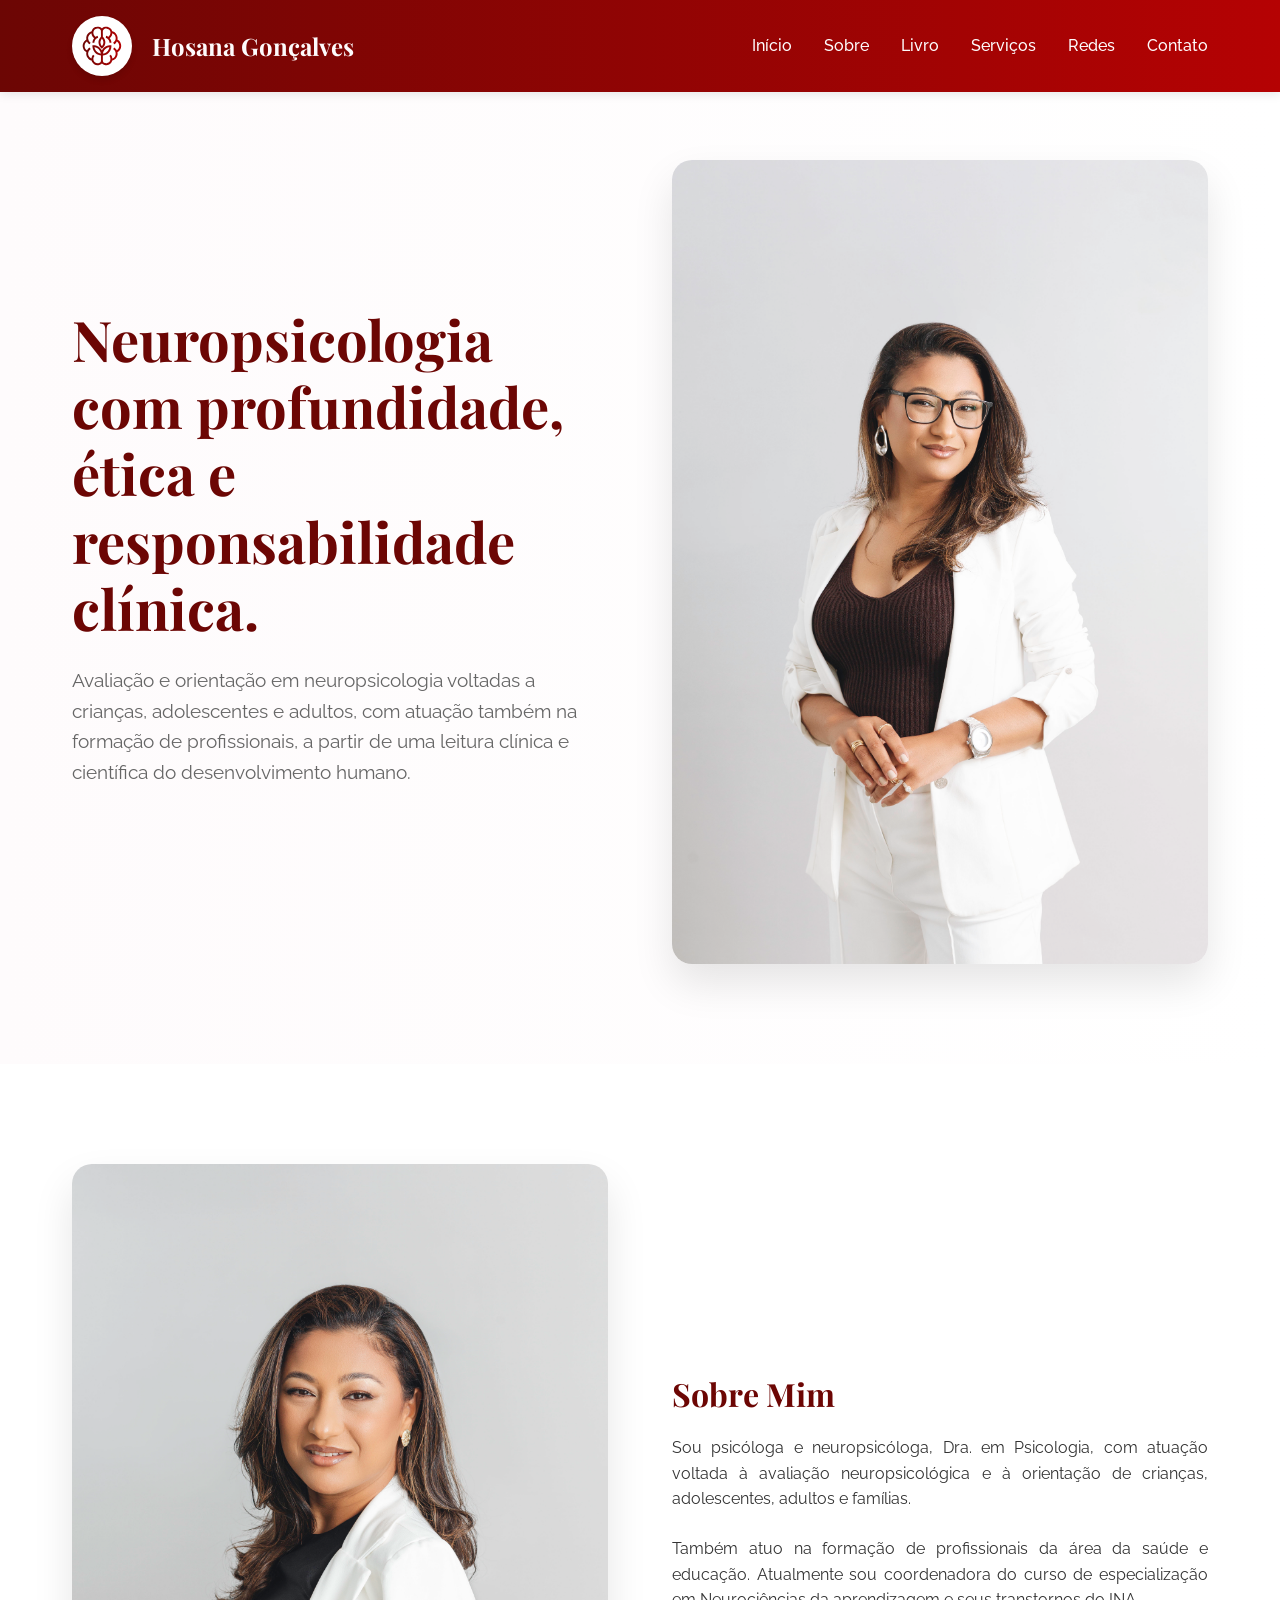
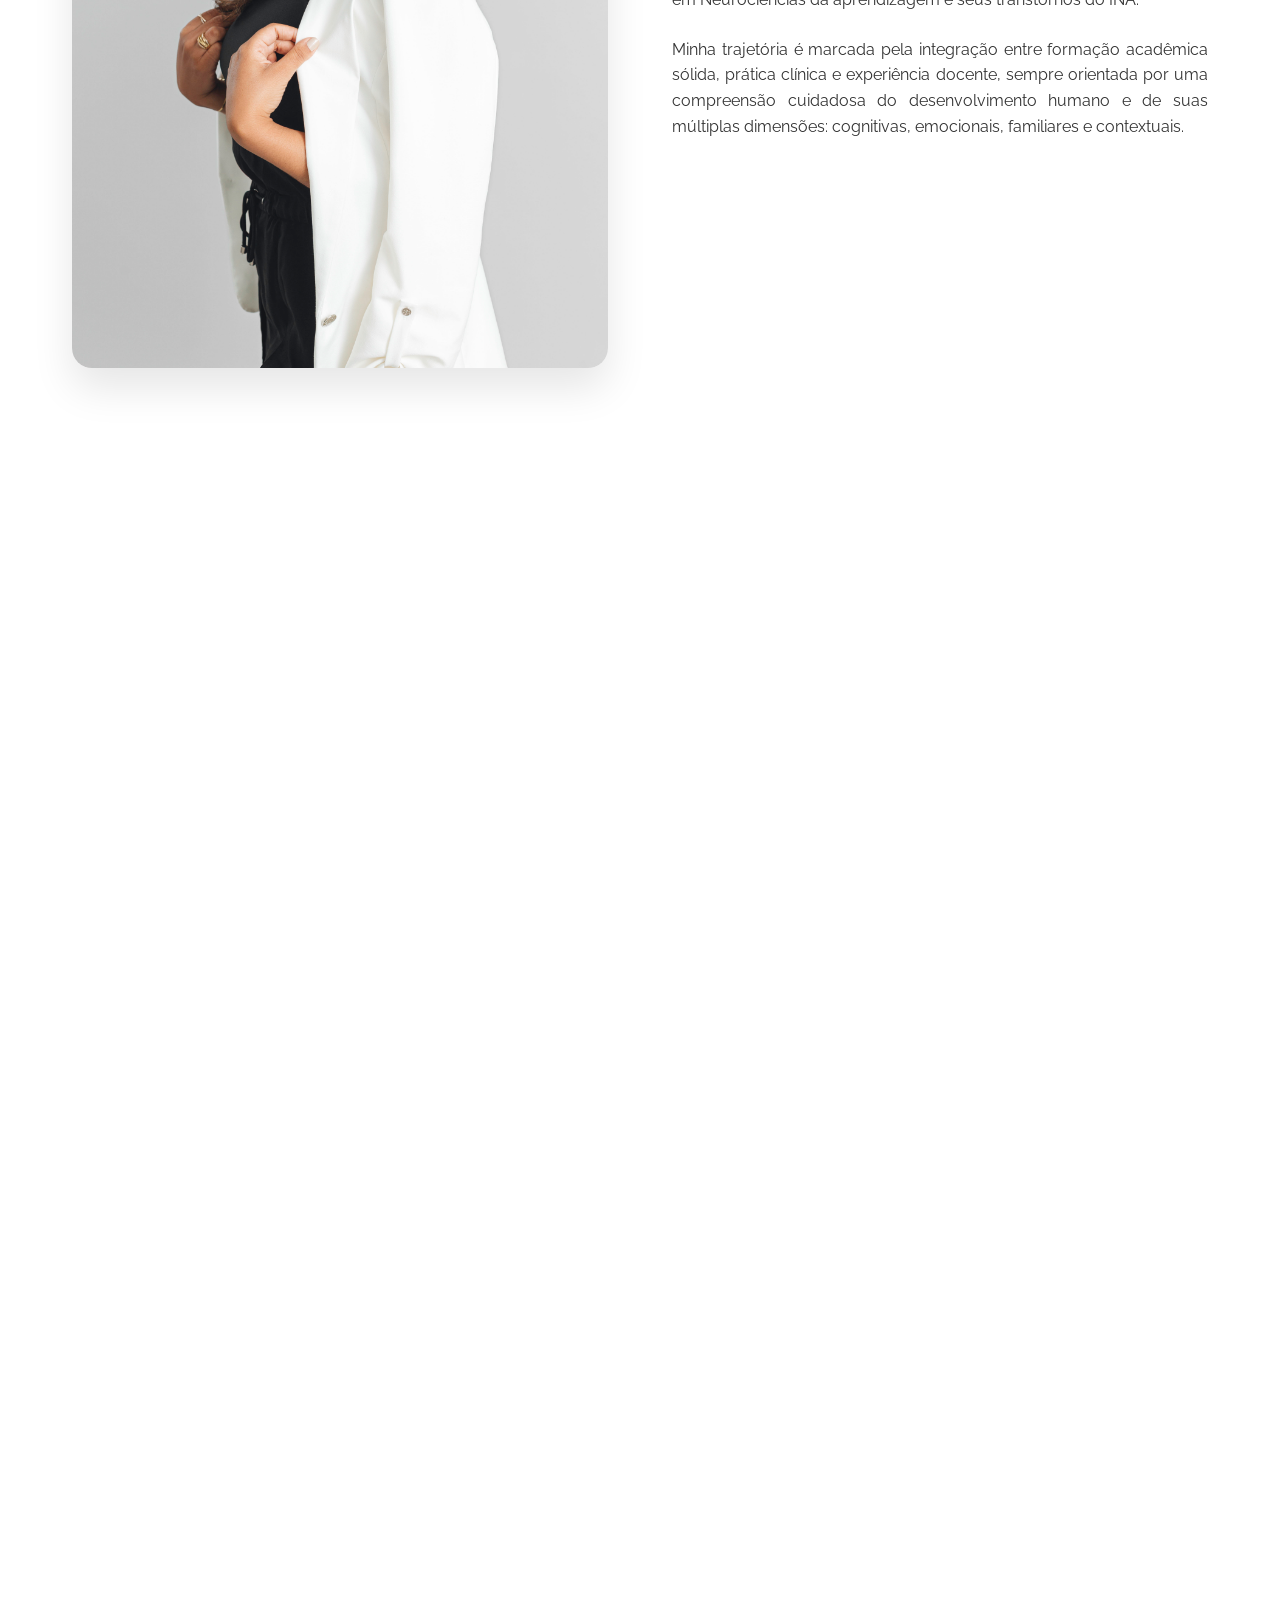
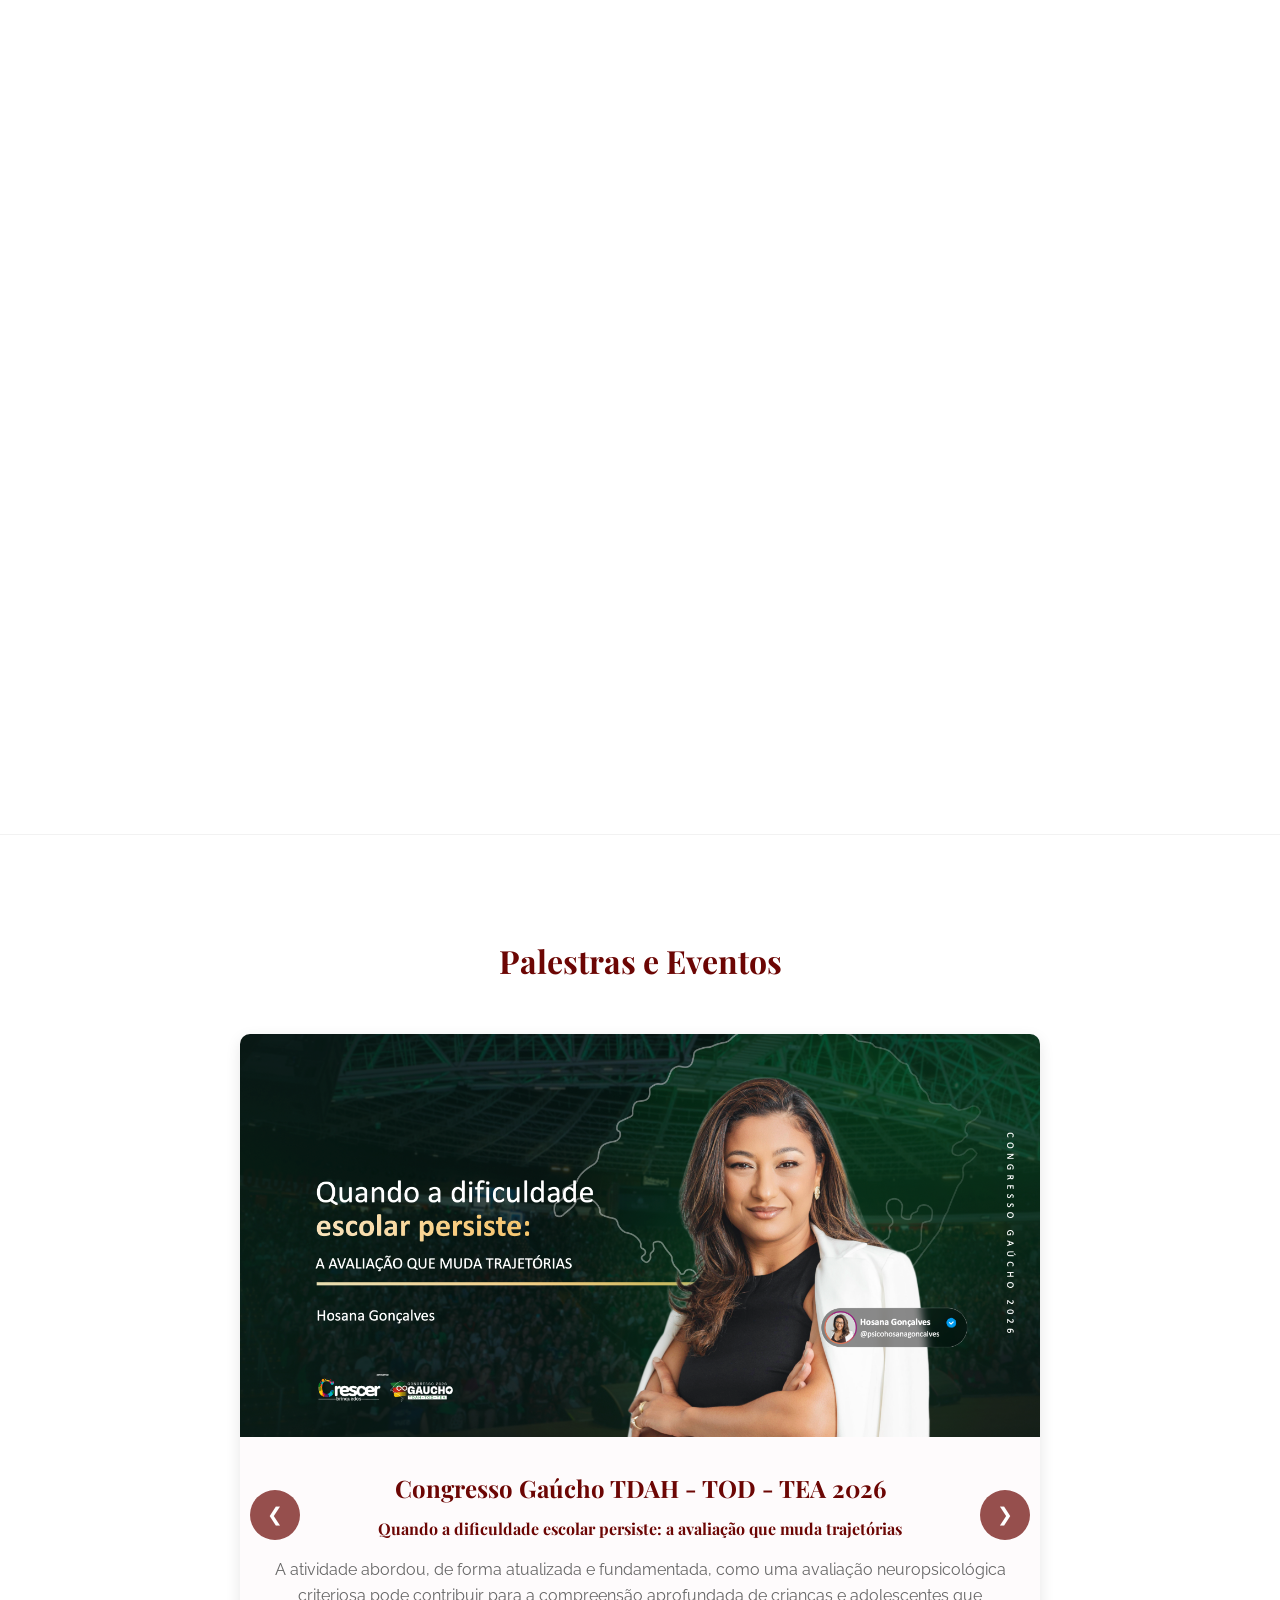
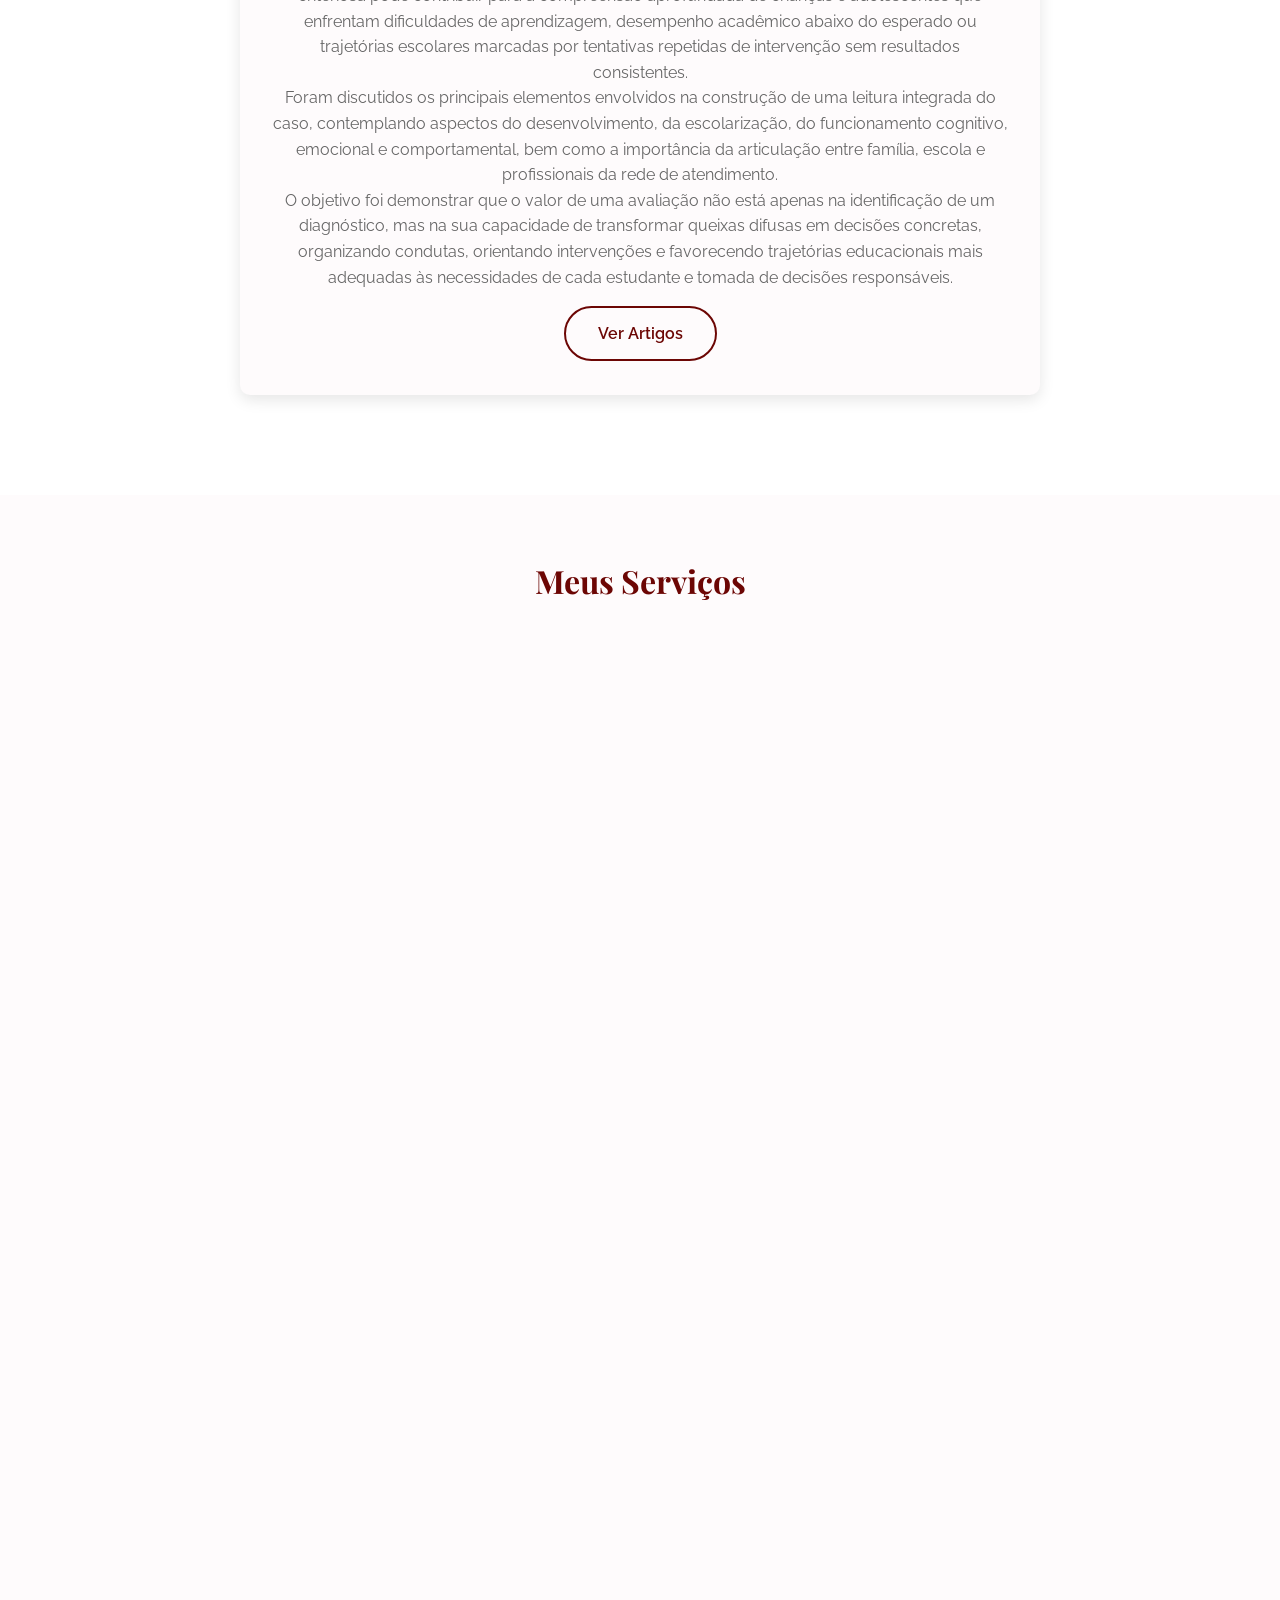
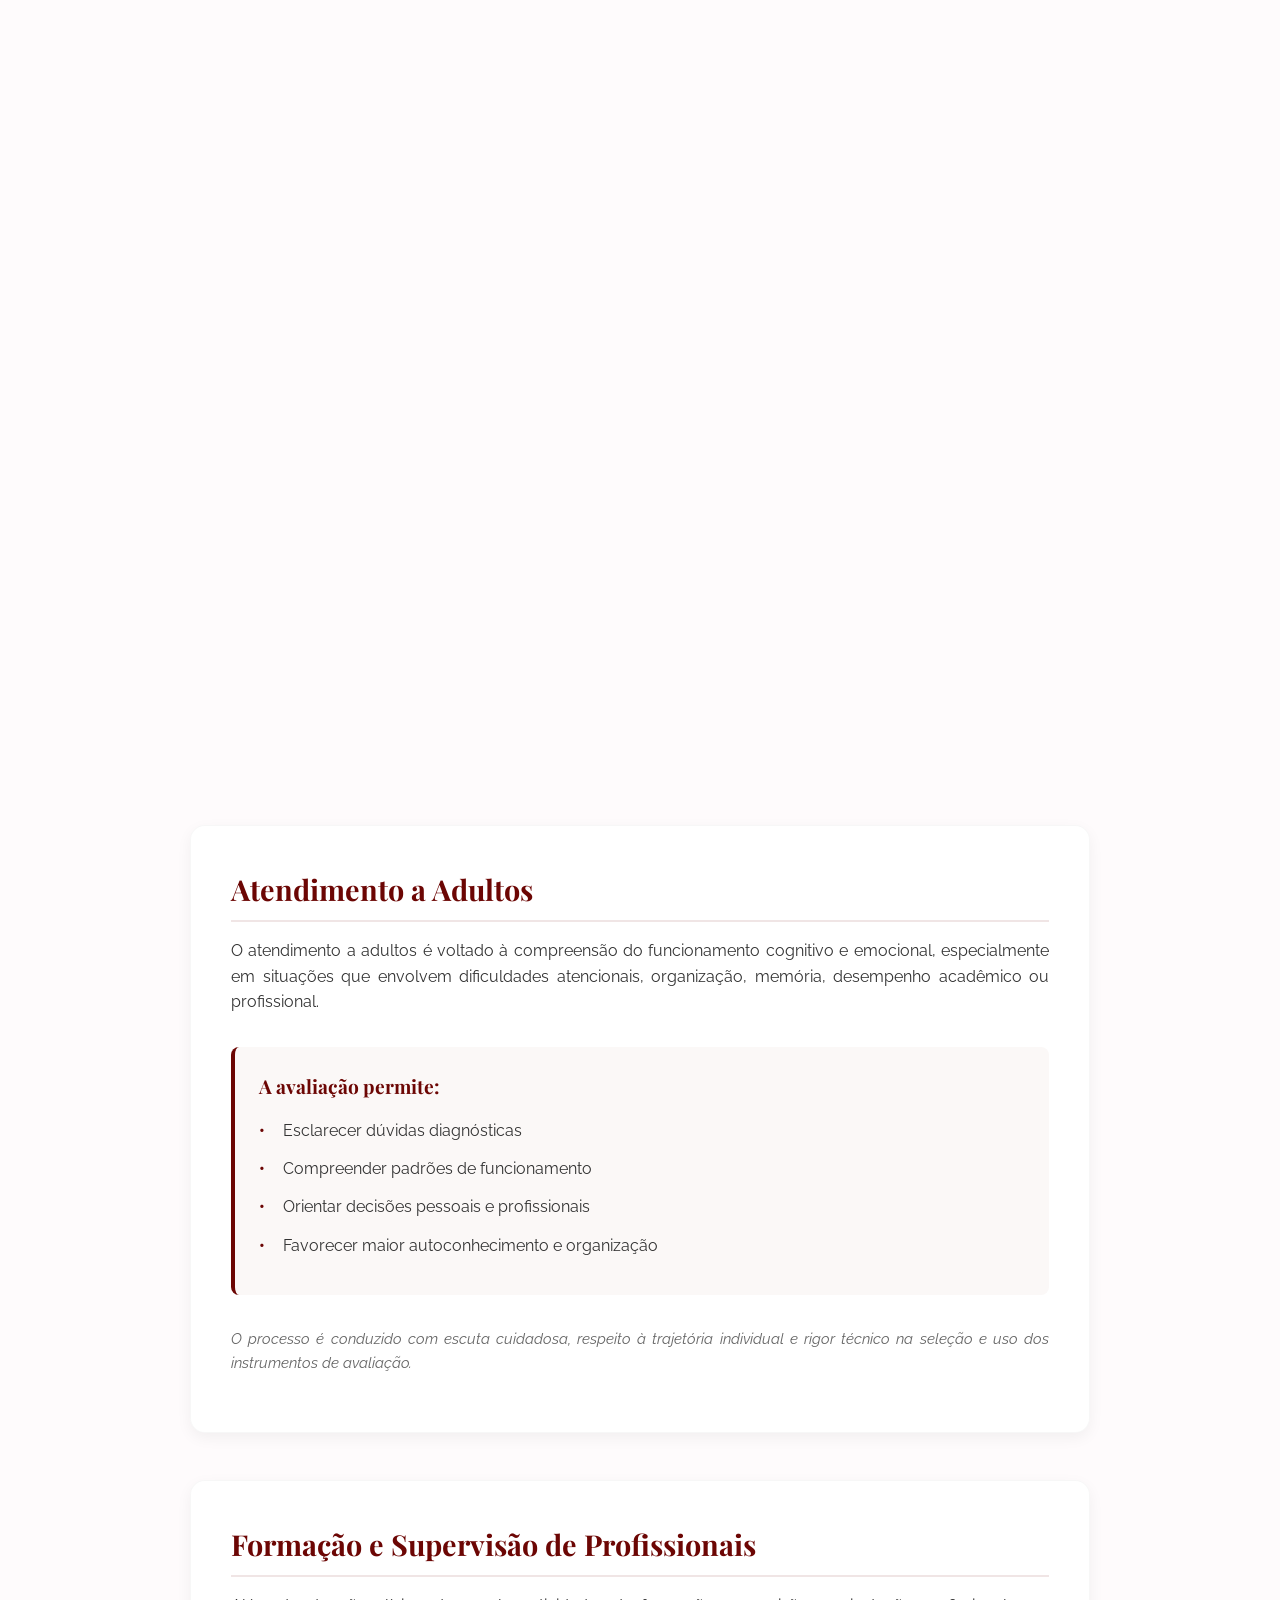
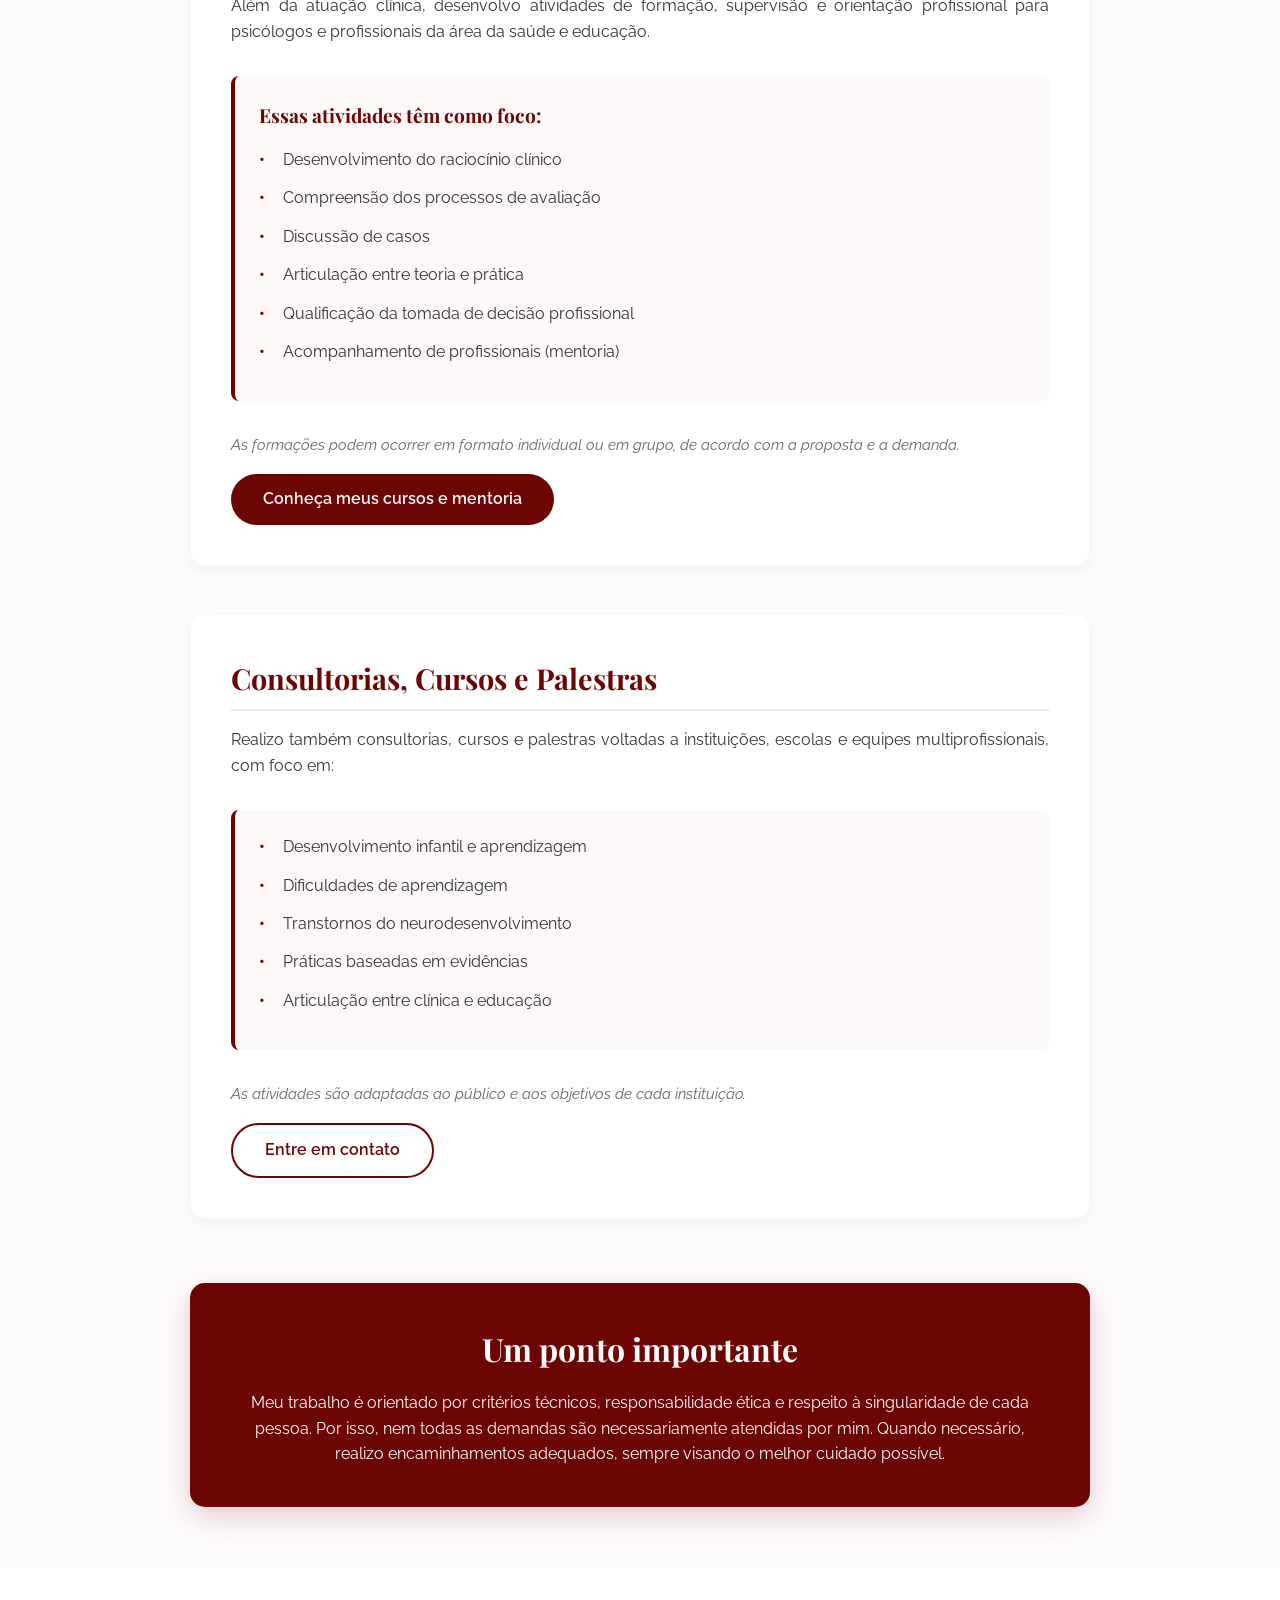
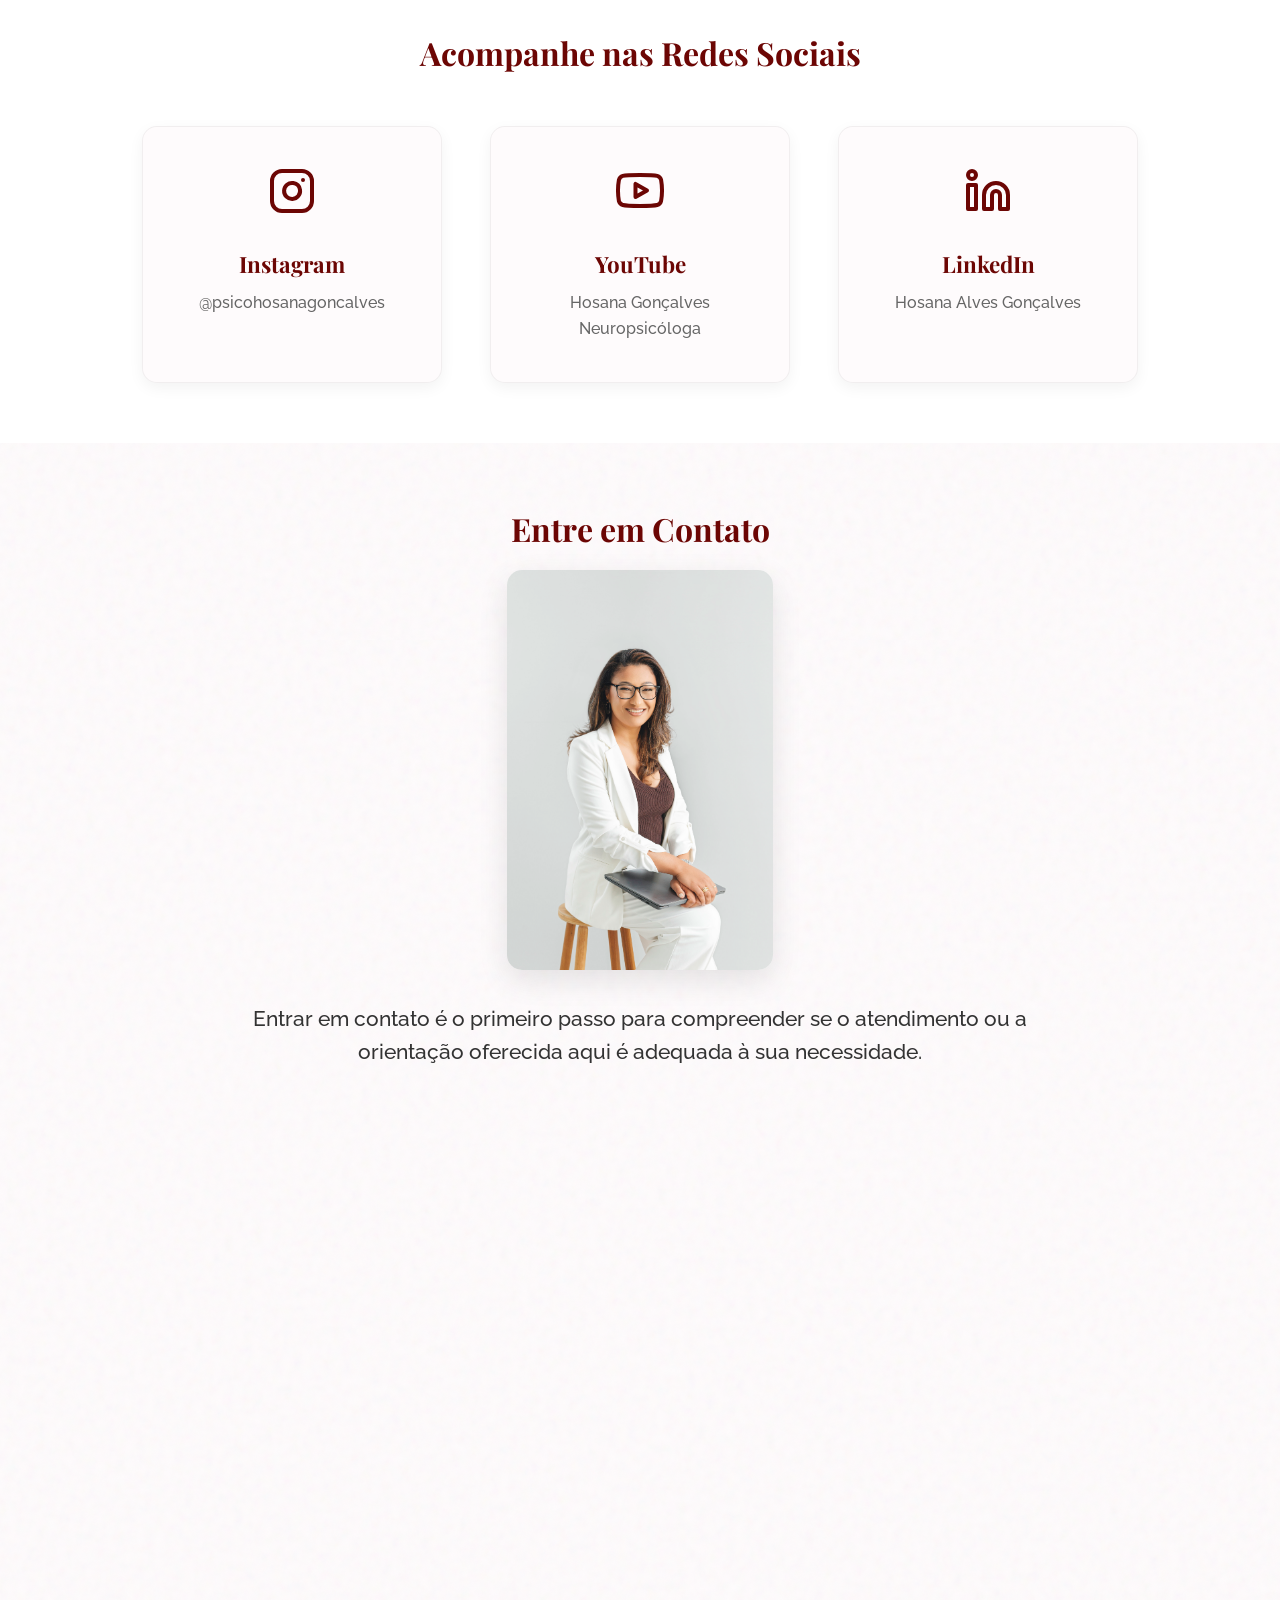
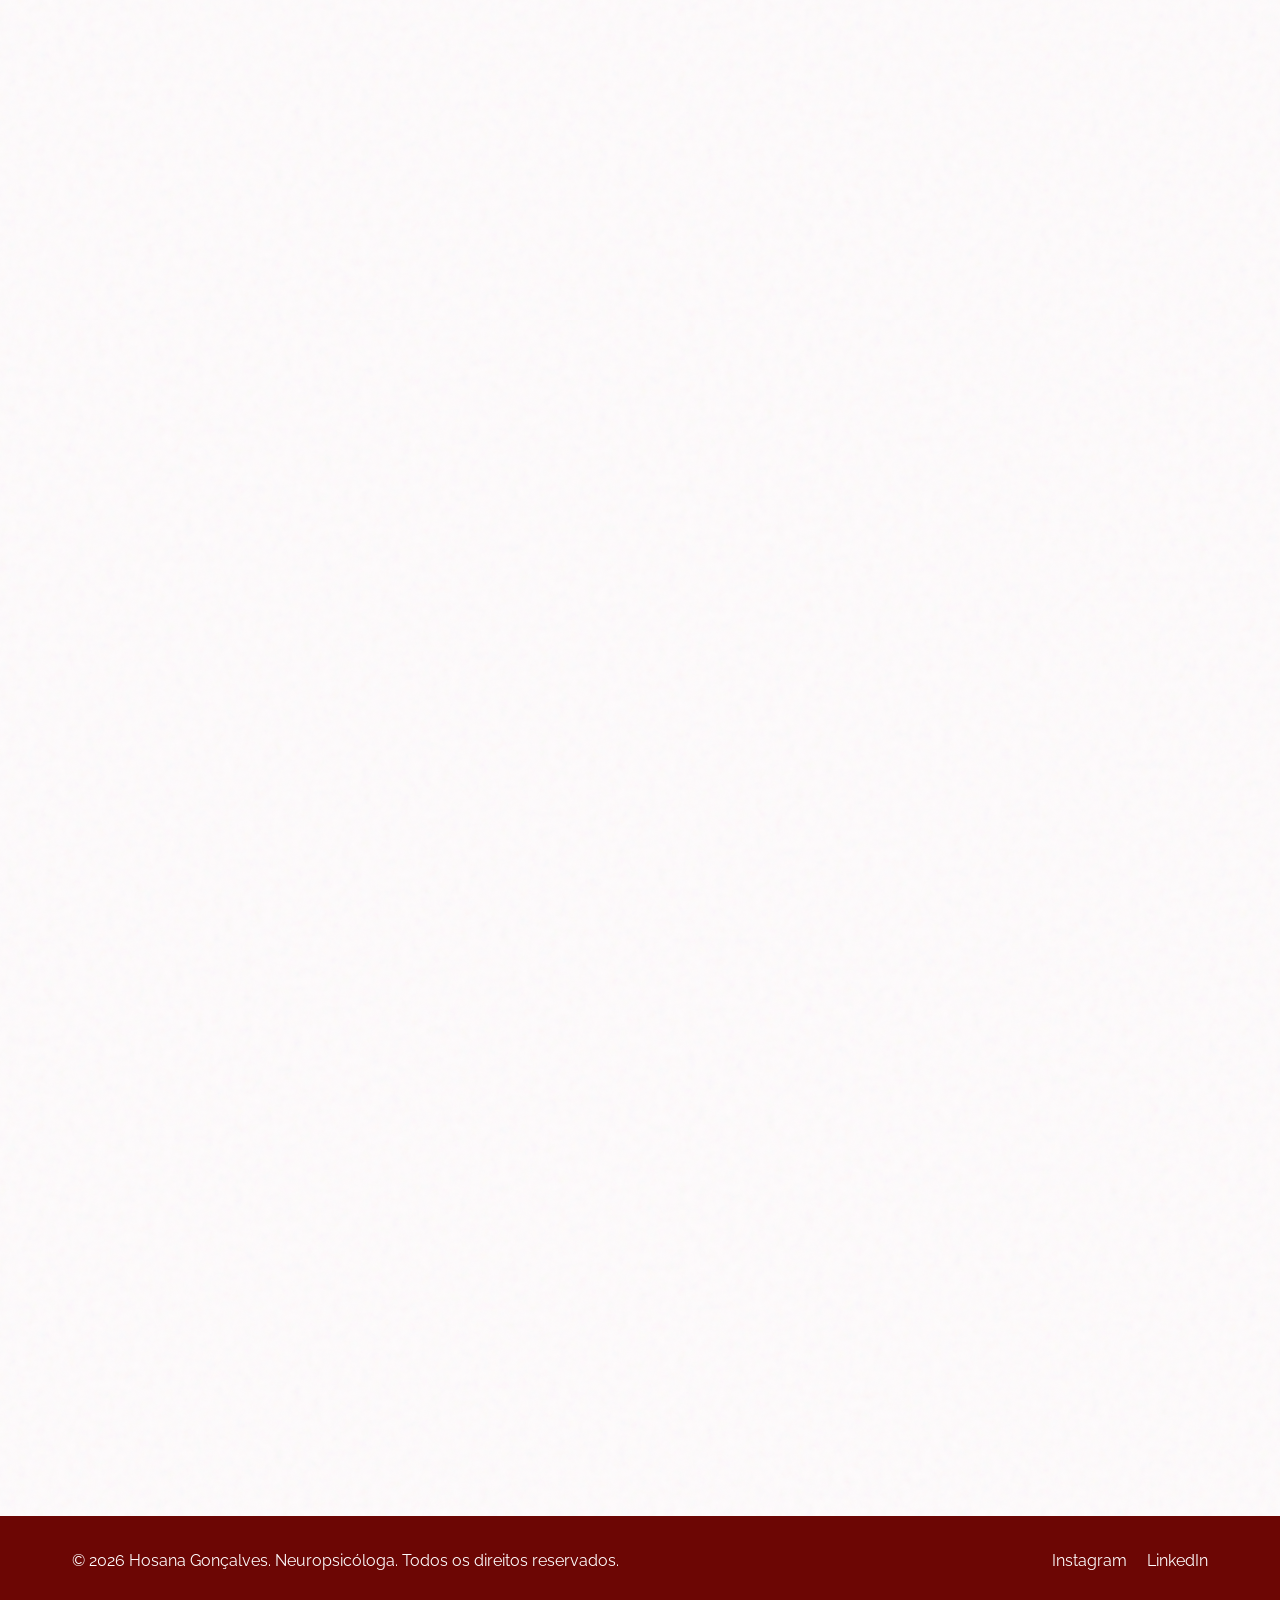
<file: index.html>
<!DOCTYPE html>
<html lang="pt-BR">

<head>
    <meta charset="UTF-8">
    <meta name="viewport" content="width=device-width, initial-scale=1.0">
    <title>Hosana Gonçalves - Neuropsicóloga</title>
    <link rel="stylesheet" href="style.css">
    <link rel="icon" href="favicon.ico">
    <meta name="description"
        content="Neuropsicóloga Hosana Gonçalves. Avaliação e reabilitação neuropsicológica, orientação a pais e formação para profissionais. Atendimento em Porto Alegre e Online.">
    <meta name="keywords"
        content="neuropsicologia, avaliação neuropsicológica, reabilitação cognitiva, psicóloga, porto alegre, online, supervisão, cursos, transtornos de aprendizagem, TDAH, autismo">
    <meta name="author" content="Hosana Gonçalves">
    <link rel="canonical" href="https://eu.hosananeuropsi.com.br/">

    <!-- Open Graph / Facebook -->
    <meta property="og:type" content="website">
    <meta property="og:url" content="https://eu.hosananeuropsi.com.br/">
    <meta property="og:title" content="Hosana Gonçalves - Neuropsicóloga">
    <meta property="og:description"
        content="Avaliação e orientação em neuropsicologia voltadas a crianças, adolescentes e adultos. Formação de profissionais e supervisão clínica.">
    <meta property="og:image" content="https://eu.hosananeuropsi.com.br/Imagens/Hosana%20Hero.jpg">

    <!-- Twitter -->
    <meta property="twitter:card" content="summary_large_image">
    <meta property="twitter:url" content="https://eu.hosananeuropsi.com.br/">
    <meta property="twitter:title" content="Hosana Gonçalves - Neuropsicóloga">
    <meta property="twitter:description"
        content="Avaliação e orientação em neuropsicologia voltadas a crianças, adolescentes e adultos. Formação de profissionais e supervisão clínica.">
    <meta property="twitter:image" content="https://eu.hosananeuropsi.com.br/Imagens/Hosana%20Hero.jpg">

    <!-- Schema.org JSON-LD -->
    <script type="application/ld+json">
    {
      "@context": "https://schema.org",
      "@type": "MedicalBusiness",
      "name": "Hosana Gonçalves - Neuropsicóloga",
      "image": "https://eu.hosananeuropsi.com.br/Imagens/Hosana%20Hero.jpg",
      "@id": "https://eu.hosananeuropsi.com.br",
      "url": "https://eu.hosananeuropsi.com.br",
      "telephone": "+5551991717716",
      "address": {
        "@type": "PostalAddress",
        "streetAddress": "Rua Eudoro Berlink, 646, apto 1002",
        "addressLocality": "Porto Alegre",
        "addressRegion": "RS",
        "postalCode": "90450-030",
        "addressCountry": "BR"
      },
      "description": "Neuropsicóloga especializada em avaliação e reabilitação neuropsicológica de crianças, adolescentes e adultos.",
      "sameAs": [
        "https://www.instagram.com/psicohosanagoncalves/",
        "https://www.linkedin.com/in/hosana-alves-goncalves-657a8920/",
        "https://www.youtube.com/@hosanagoncalvesneuropsi"
      ],
      "priceRange": "$$"
    }
    </script>
    <!-- reCAPTCHA API -->
    <script src="https://www.google.com/recaptcha/api.js" async defer></script>
</head>

<body>
    <header class="header">
        <div class="container header-container">
            <a href="#" class="logo">
                <div class="logo-icon-container">
                    <svg viewBox="0 0 529.17 529.17" xmlns="http://www.w3.org/2000/svg">
                        <defs>
                            <linearGradient id="logoGradient" x1="0%" y1="0%" x2="100%" y2="0%">
                                <stop offset="0%" style="stop-color:#6C0604;stop-opacity:1" />
                                <stop offset="100%" style="stop-color:#B50203;stop-opacity:1" />
                            </linearGradient>
                        </defs>
                        <path
                            d="m205.44 506.03c-29-2.2152-54.383-18.895-66.478-43.686-1.7806-3.6495-4.3725-10.561-4.7849-12.759-0.1331-0.70945 0.0279-0.63349-3.6239-1.7102-8.5534-2.522-16.895-6.4401-24.445-11.482-5.2652-3.5159-9.1958-6.7645-13.936-11.518-4.8088-4.8221-8.1743-8.9451-11.75-14.395-11.818-18.012-16.772-39.472-14.08-60.994 0.22976-1.8368 0.73909-5.0948 0.96351-6.1633 0.08427-0.40122-0.03228-0.49962-1.8986-1.6028-6.6254-3.9162-11.985-8.1109-17.832-13.957-5.0959-5.0945-8.0577-8.7048-11.773-14.351-12.285-18.668-17.217-40.97-13.977-63.199 2.3958-16.437 9.4141-32.016 20.354-45.182 2.1841-2.6285 8.3979-8.835 11.061-11.048 3.946-3.2792 8.0273-6.169 12.333-8.7325 1.5724-0.93618 1.8188-1.1386 1.7473-1.4351-0.04579-0.18984-0.26664-1.4721-0.4908-2.8495-2.4815-15.249-1.103-30.769 4.007-45.114 10.02-28.128 33.192-49.499 62.246-57.409 0.94598-0.25754 1.0005-0.29972 1.1047-0.85515 0.19303-1.0289 1.8586-5.9803 2.7727-8.2425 7.9334-19.634 24.144-35.293 44.534-43.02 6.203-2.3506 12.886-4.0064 19.504-4.8322 7.4514-0.92982 15.611-0.87427 22.509 0.15326 15.704 2.3392 29.27 9.4101 38.457 20.045 0.80609 0.93308 1.509 1.6965 1.562 1.6965 0.053 0 0.75606-0.76411 1.5623-1.698 8.8258-10.223 21.822-17.22 36.73-19.775 4.8814-0.8365 6.7636-0.97587 13.249-0.98106 7.1625-0.0057 11.102 0.33823 16.804 1.4672 16.055 3.1789 30.279 10.658 41.448 21.794 8.7583 8.7323 14.907 18.736 18.621 30.295 0.44255 1.3774 0.85525 2.7398 0.91711 3.0276 0.0619 0.28779 0.17252 0.56037 0.24591 0.60573 0.0734 0.04536 1.4674 0.47616 3.0978 0.95733 5.5702 1.6439 9.8603 3.3529 15.244 6.0728 9.2553 4.6758 16.741 10.151 23.995 17.55 3.2642 3.3295 5.439 5.8547 8.0283 9.3216 9.0218 12.079 14.946 26.376 17.085 41.231 1.0512 7.2988 1.1714 15.866 0.32642 23.266-0.22613 1.9806-0.96994 6.7994-1.1379 7.3717-0.057 0.1941 0.35573 0.51517 1.5836 1.232 3.6356 2.1225 8.5155 5.5491 12.001 8.4271 15.874 13.107 26.974 31.641 31.102 51.93 1.1317 5.5632 1.6015 9.9714 1.7274 16.207 0.12893 6.3892-0.24565 11.606-1.2458 17.349-4.56 26.186-20.376 49.109-43.26 62.696-1.4492 0.86046-1.9617 1.2458-1.9067 1.4336 0.16663 0.56891 0.91123 5.3967 1.1361 7.366 0.8713 7.6315 0.71971 16.319-0.41581 23.832-3.4541 22.852-15.588 43.652-33.751 57.854-9.8985 7.7405-20.328 12.973-32.674 16.395l-0.92529 0.25641-0.33646 1.161c-2.5955 8.956-6.5357 16.962-11.864 24.104-13.911 18.649-35.602 30.187-60.019 31.925-3.4319 0.24429-11.421 0.10448-14.472-0.25326-13.411-1.5726-24.902-6.1348-34.253-13.6-1.9328-1.5429-6.3047-5.8068-7.678-7.4881-0.47178-0.57762-0.90385-1.0502-0.96014-1.0502-0.0563 0-0.76346 0.76579-1.5715 1.7017-10.159 11.767-25.401 19.017-43.301 20.596-2.9432 0.25964-10.175 0.29243-13.219 0.0599zm13.168-24.452c8.1055-1.0082 14.956-3.6293 20.439-7.8198 1.3777-1.053 3.9856-3.6081 5.1352-5.0312 2.836-3.5107 4.994-7.9314 6.0945-12.484 1.1143-4.6102 1.0319-1.7118 1.0877-38.264l0.0504-33.056-2.3869-0.27743c-3.1203-0.36268-8.196-1.2296-11.435-1.9531-26.704-5.9646-50.248-20.687-67.493-42.203-14.187-17.7-23.123-39.628-25.403-62.337-0.46526-4.6329-0.57317-7.6362-0.57317-15.952v-8.3641l6.6649 2e-3c10.323 3e-3 15.752 0.31512 22.643 1.3004 20.619 2.9481 40.385 11.437 56.729 24.362 13.405 10.602 24.736 24.32 32.261 39.058 0.56242 1.1016 1.0589 2.0026 1.1034 2.0022 0.0444-3.5e-4 0.66244-1.1412 1.3734-2.5351 8.2915-16.258 21.993-31.835 37.536-42.673 16.292-11.361 35.399-18.565 54.883-20.694 5.4508-0.5955 7.2805-0.68128 16.521-0.77457l9.0884-0.0918-7.5e-4 8.3021c-4.1e-4 4.5662-0.0742 9.5018-0.16388 10.968-0.8862 14.482-4.1129 27.878-9.9438 41.282-1.167 2.6825-4.5133 9.2232-6.1171 11.956-18.932 32.263-51.913 53.964-88.679 58.35l-2.3869 0.28475 0.0504 33.049c0.0558 36.589-0.0271 33.713 1.1045 38.3 2.8909 11.719 11.361 20.126 23.917 23.739 4.6326 1.3331 8.6258 1.8445 14.44 1.8493 4.6856 4e-3 7.0794-0.20222 11.229-0.96671 15.336-2.8252 28.602-11.337 36.609-23.491 6.7587-10.258 9.4214-22.402 7.7407-35.304-1.4053-10.788-6.0317-21.69-12.748-30.038l-1.3485-1.6764 9.181-7.8534c5.0496-4.3194 9.2394-7.8491 9.3108-7.8439 0.18434 0.0135 1.5623 1.6966 3.3776 4.1256 9.0334 12.087 14.934 27.015 16.551 41.877 0.22897 2.1039-9e-3 1.9988 2.2664 0.99969 12.361-5.4269 23.048-14.792 30.045-26.33 7.9998-13.192 11.149-28.463 9.0287-43.786-2.6378-19.064-13.394-36.128-29.276-46.447l-1.4209-0.92322 0.3025-0.51025c0.71121-1.1996 12.363-19.911 12.475-20.032 0.14397-0.15665 1.6781 0.80343 4.6464 2.9078 7.316 5.1865 13.726 11.332 19.35 18.553 2.6602 3.4152 6.8096 9.8569 8.477 13.16 0.27141 0.53765 0.5358 0.97754 0.58754 0.97754 0.0517 0 1.0141-0.62796 2.1385-1.3955 14.042-9.585 23.954-25.163 27.072-42.552 0.81639-4.5521 0.96608-6.3551 0.97251-11.714 6e-3 -5.3722-0.16596-7.4771-0.97273-11.876-3.2628-17.789-13.246-33.298-27.647-42.95-0.81859-0.54866-1.5211-0.99757-1.561-0.99757-0.04 0-0.47555 0.7544-0.96793 1.6764-2.8097 5.2616-6.7558 11.01-11.05 16.096-2.0774 2.4609-7.1998 7.5805-9.7907 9.7855-3.9085 3.3263-10.952 8.3656-11.249 8.0472-0.11776-0.12661-11.767-18.828-12.476-20.029l-0.29531-0.50007 1.415-0.9361c7.6628-5.0695 13.907-11.297 18.875-18.826 10.239-15.516 13.555-34.7 9.1191-52.753-2.8108-11.44-8.6024-21.89-16.837-30.382-5.2166-5.3795-11.357-9.8824-18.048-13.234-1.8229-0.91322-4.8662-2.2443-4.9377-2.1596-0.0236 0.028-0.13219 0.88703-0.24123 1.909-1.7102 16.028-8.6605 32.388-19.082 44.917-3.7301 4.4842-7.4693 8.1764-11.902 11.752l-2.2988 1.8544 0.93991 1.1544c6.5535 8.0487 12.096 18.158 15.515 28.298 2.8933 8.5815 4.6954 18.969 4.7023 27.104l2e-3 1.8985h-24.397v-1.5026c0-3.2784-0.5866-8.4703-1.384-12.249-1.3552-6.4228-3.8276-13.087-6.9164-18.643-8.3918-15.095-21.797-26.107-38.449-31.583-0.94338-0.31025-1.0926-0.40993-1.0214-0.68237 0.0459-0.17547 1.597-5.4024 3.447-11.615 2.5186-8.4585 3.4246-11.296 3.6065-11.296 0.38813 8.7e-4 4.8768 1.5601 7.4323 2.5818 5.6587 2.2623 10.413 4.714 15.724 8.1089 1.2275 0.78465 2.2778 1.4266 2.3338 1.4266 0.23326 0 4.2902-2.8302 5.9365-4.1415 2.1989-1.7514 6.6946-6.228 8.3841-8.3486 7.1738-9.0043 11.4-18.89 13.138-30.73 0.36479-2.4854 0.412-11.256 0.0735-13.653-1.262-8.9342-4.3364-16.679-9.3483-23.55-8.325-11.412-21.201-19.153-35.92-21.593-4.0165-0.66595-5.9534-0.81457-10.5-0.80571-8.4191 0.01641-14.843 1.3746-21.156 4.4728-8.7874 4.3127-14.81 11.744-17.115 21.118-1.1425 4.6469-1.0578 1.4937-1.1113 41.382l-0.0482 35.969 1.767 1.6422c1.881 1.7481 5.2945 5.4035 7.4079 7.933 11.1 13.284 18.501 30.019 20.866 47.179 0.66636 4.8347 0.74578 6.2354 0.74205 13.087-4e-3 7.164-0.10933 8.711-0.97999 14.38-2.5753 16.768-9.8894 32.825-21.012 46.128-2.0835 2.492-6.8315 7.3748-9.405 9.6719-1.7531 1.5649-11.319 9.3136-11.497 9.3136-0.13168 0-9.4544-7.4922-10.825-8.6993-2.0826-1.8346-6.2606-5.9929-8.2417-8.2031-13.914-15.523-22.228-35.203-23.76-56.246-0.25352-3.4815-0.11251-12.718 0.2424-15.878 0.54009-4.8089 1.2159-8.7177 2.1989-12.719 4.2132-17.149 12.768-32.268 25.32-44.749l2.9541-2.9374-0.05-35.921c-0.0553-39.771 0.0242-36.789-1.1021-41.333-2.1704-8.7571-7.4378-15.685-15.349-20.187-4.5399-2.5837-10.083-4.3161-16.386-5.1214-3.1305-0.39994-10.191-0.39939-13.488 1e-3 -7.4076 0.89976-13.175 2.534-19.184 5.4357-6.1084 2.9499-10.307 5.9042-14.922 10.501-3.0077 2.9953-4.5677 4.8792-6.7072 8.0998-4.0408 6.0827-6.6779 12.993-7.8512 20.574-0.42227 2.7284-0.5842 9.4511-0.30247 12.557 1.0765 11.869 5.7244 23.326 13.325 32.847 1.7267 2.1629 6.2122 6.6361 8.4135 8.3904 1.7528 1.3969 5.7105 4.1338 5.9777 4.1338 0.0755 0 1.0154-0.57301 2.0886-1.2734 6.003-3.9175 12.603-7.1638 19.524-9.6037 2.5694-0.90576 3.9734-1.3293 4.0536-1.2228 0.0388 0.0515 6.6144 22.087 6.8476 22.948 0.0568 0.20955-0.25948 0.37359-1.5177 0.78711-17.278 5.6784-31.499 18.048-39.474 34.332-4.1278 8.4289-6.3911 17.399-6.7372 26.7l-0.10369 2.7871h-24.347l3.9e-4 -1.9793c1e-3 -7.076 1.5098-16.579 3.8745-24.409 3.3545-11.108 9.1713-22.104 16.367-30.941l0.96316-1.1828-0.38323-0.26736c-0.21077-0.14705-1.2557-0.96833-2.3221-1.8251-10.183-8.1809-18.688-19.483-24.125-32.057-3.3047-7.6433-5.5334-15.914-6.4224-23.832-0.14465-1.2885-0.29005-2.3706-0.3231-2.4047-0.22947-0.23636-7.4288 3.3492-10.169 5.0647-13.114 8.2095-22.982 20.464-27.882 34.627-1.5343 4.4344-2.5981 8.9389-3.2521 13.77-0.49069 3.6248-0.53351 12.041-0.07973 15.673 1.9436 15.553 8.2973 28.848 18.849 39.438 3.5844 3.5976 6.6993 6.1648 10.551 8.6954 1.4863 0.97659 1.5636 1.0545 1.3609 1.3734-0.11815 0.1859-2.9661 4.7732-6.3288 10.194s-6.1642 9.914-6.2256 9.9851c-0.0614 0.071-1.0859-0.51686-2.2768-1.3064-12.274-8.138-22.137-18.856-29.434-31.985-0.70383-1.2663-1.3145-2.3024-1.357-2.3024-0.16897 0-2.4941 1.5708-4.1865 2.8282-3.8368 2.8508-8.2393 7.0898-11.242 10.825-7.8131 9.7182-12.637 21.086-14.398 33.93-0.30803 2.2468-0.35441 3.3147-0.35441 8.1594 0 6.0523 0.18666 8.1663 1.1342 12.845 2.0556 10.15 6.2897 19.646 12.304 27.593 3.3612 4.4416 7.8516 8.9328 12.255 12.257 1.7015 1.2844 3.9617 2.8389 4.3375 2.9831 0.15549 0.0597 0.5611-0.52631 1.3178-1.9037 5.6013-10.197 12.91-19.109 21.642-26.392 3.3822-2.8207 10.025-7.5048 10.258-7.2339 0.0613 0.071 2.8622 4.5643 6.2244 9.9851s6.2109 10.009 6.3304 10.196c0.20566 0.3218 0.13286 0.39559-1.3549 1.3734-4.7653 3.1318-9.4372 7.1911-13.183 11.455-9.0597 10.312-14.451 22.501-16.222 36.677-0.45378 3.6314-0.41096 12.048 0.07973 15.673 1.9981 14.76 8.1723 27.608 18.261 37.998 5.267 5.4243 10.98 9.6612 17.478 12.962 2.7878 1.4161 5.4565 2.6117 5.5719 2.4963 0.0372-0.0372 0.18339-1.0829 0.32496-2.3239 1.5046-13.19 6.3105-26.257 13.792-37.499 2.283-3.4309 5.7066-7.9434 6.0455-7.9683 0.14332-0.0105 18.269 15.47 18.343 15.666 0.0269 0.0712-0.41127 0.69952-0.97377 1.3963-12.059 14.938-16.504 35.624-11.33 52.721 1.6744 5.5326 4.3458 10.766 7.9668 15.606 1.9846 2.653 6.4416 7.2263 9.0539 9.2902 9.3251 7.3674 20.827 11.674 33.365 12.494 1.9767 0.1292 8.3054-0.0542 10.26-0.29728zm31.83-121.63c0-0.11333-0.18319-1.2585-0.40709-2.5448-2.6131-15.012-8.4523-28.643-17.476-40.793-5.1759-6.9695-12.547-14.34-19.521-19.522-10.829-8.0447-23.187-13.688-36.317-16.586-1.8054-0.39838-6.8197-1.2967-7.238-1.2967-0.28525 0 1.2894 8.0866 2.2809 11.714 2.965 10.847 7.8798 21.232 14.326 30.272 5.0807 7.1248 11.403 13.803 18.202 19.227 11.751 9.3743 25.947 15.989 40.414 18.833 4.7043 0.92455 5.7358 1.0498 5.7358 0.69616zm29.204-0.19628c15.153-2.658 28.733-8.5262 41-17.717 6.8627-5.1419 13.878-12.172 19.013-19.054 8.0447-10.782 13.794-23.323 16.697-36.423 0.45185-2.0391 1.3631-7.2333 1.2848-7.3235-0.0916-0.10551-5.2358 0.82125-7.9614 1.4343-27.631 6.215-51.191 24.727-63.942 50.241-4.2124 8.429-7.1609 17.433-8.6243 26.336-0.18257 1.1108-0.36677 2.2196-0.40933 2.464-0.0983 0.56418-0.0384 0.56504 2.9434 0.042zm-14.551-96.024c9.3223-10.854 14.813-23.301 16.62-37.678 0.40212-3.1982 0.49093-11.076 0.16353-14.507-1.4342-15.027-7.1881-28.513-16.956-39.741-0.71511-0.822-1.3452-1.4946-1.4002-1.4946-0.055 0-0.82107 0.84038-1.7024 1.8675-9.2084 10.731-14.709 23.215-16.477 37.395-0.34804 2.7918-0.48901 10.772-0.24393 13.809 1.2234 15.159 6.912 28.786 16.828 40.309 0.83715 0.97285 1.5584 1.7688 1.6029 1.7688 0.0444 0 0.74886-0.77785 1.5654-1.7286z"
                            fill="url(#logoGradient)" />
                    </svg>
                </div>
                Hosana Gonçalves
            </a>
            <nav class="nav">
                <ul class="nav-list">
                    <li><a href="#home" class="nav-link">Início</a></li>
                    <li><a href="#sobre" class="nav-link">Sobre</a></li>
                    <li><a href="#livro" class="nav-link">Livro</a></li>
                    <li><a href="#servicos" class="nav-link">Serviços</a></li>
                    <li><a href="#social" class="nav-link">Redes</a></li>
                    <li><a href="#contato" class="nav-link">Contato</a></li>
                </ul>
                <button class="mobile-menu-btn" aria-label="Menu">
                    <span class="bar"></span>
                    <span class="bar"></span>
                    <span class="bar"></span>
                </button>
            </nav>
        </div>
    </header>

    <main>
        <section id="home" class="hero">
            <div class="container hero-container">
                <div class="hero-content animate-on-scroll fade-up">
                    <h1 class="hero-title">Neuropsicologia com profundidade, ética e responsabilidade clínica.</h1>
                    <p class="hero-subtitle">Avaliação e orientação em neuropsicologia voltadas a crianças, adolescentes
                        e adultos, com atuação também na formação de profissionais, a partir de uma leitura clínica e
                        científica do desenvolvimento humano.</p>
                </div>
                <div class="hero-image animate-on-scroll scale-in">
                    <img src="Imagens/Hosana Hero.jpg" alt="Hosana Gonçalves">
                </div>
            </div>
        </section>

        <section id="sobre" class="about">
            <div class="container about-container">
                <!-- Row 1 -->
                <div class="about-row">
                    <div class="about-image animate-on-scroll scale-in">
                        <img src="Imagens/Hosana About.jpg" alt="Hosana Gonçalves - Sobre Mim" loading="lazy">
                    </div>
                    <div class="about-content animate-on-scroll fade-up">
                        <h2 class="section-title">Sobre Mim</h2>
                        <p>Sou psicóloga e neuropsicóloga, Dra. em Psicologia, com atuação voltada à avaliação
                            neuropsicológica e à orientação de crianças, adolescentes, adultos e famílias.</p>
                        <p> Também atuo na formação de profissionais da área da saúde e educação. Atualmente sou
                            coordenadora do curso de especialização em Neurociências da aprendizagem e seus transtornos
                            do INA.</p>
                        <p>Minha trajetória é marcada pela integração entre formação acadêmica sólida, prática clínica e
                            experiência docente, sempre orientada por uma compreensão cuidadosa do desenvolvimento
                            humano e de suas múltiplas dimensões: cognitivas, emocionais, familiares e contextuais.</p>
                    </div>
                </div>

                <!-- Row 2 -->
                <div class="about-row reverse">
                    <div class="about-image animate-on-scroll scale-in">
                        <img src="Imagens/Hosana - Perfil.jpg" alt="Atuação em Neuropsicologia" loading="lazy">
                    </div>
                    <div class="about-content animate-on-scroll fade-up">
                        <p>Ao longo dos anos, compreendi que muitas das dificuldades que chegam à clínica não podem ser
                            explicadas de forma isolada ou simplificada. Por isso, meu trabalho se fundamenta em uma
                            leitura clínica aprofundada, que considera não apenas os resultados dos testes de avaliação,
                            mas também a história, o contexto e os recursos de cada pessoa avaliada.</p>
                        <p>Atuo com foco em avaliações criteriosas, fundamentadas cientificamente, que auxiliem na
                            compreensão do funcionamento cognitivo e emocional e orientem decisões mais seguras, éticas
                            e responsáveis, tanto para famílias quanto para profissionais.</p>
                        <p>Além da atuação clínica, desenvolvo atividades de formação, supervisão e orientação
                            profissional, voltadas a psicólogos e outros profissionais da área, com ênfase no raciocínio
                            clínico, na prática baseada em evidências e na construção de intervenções coerentes com a
                            realidade de cada caso.</p>
                        <p>Acredito que compreender vem antes de intervir e que uma boa prática profissional se constrói
                            com escuta, critério e responsabilidade.</p>
                        <p>
                            <br><a href="http://lattes.cnpq.br/9675205782074787" class="btn btn-secondary"
                                target="_blank">Currículo Lattes</a>
                        </p>
                    </div>
                </div>
            </div>
        </section>

        <section id="livro" class="book-launch">
            <div class="container book-container">
                <div class="book-row animate-on-scroll fade-up">
                    <div class="book-image-col">
                        <img src="Imagens/livro-dislexia.png" alt="Livro Dislexia: Guia Clínico Aplicado" class="book-cover">
                    </div>
                    <div class="book-content-col">
                        <span class="badge">Novo Lançamento</span>
                        <h2 class="book-title">Dislexia: Guia Clínico Aplicado</h2>
                        <h3 class="book-subtitle">Avaliação, Intervenção e Raciocínio Clínico</h3>
                        <p class="book-description">
                            Uma obra técnica indispensável para profissionais das áreas da saúde e educação que buscam aprimorar sua prática clínica. O livro aborda o desenvolvimento de um raciocínio clínico refinado para avaliação e intervenção em dislexia e dificuldades de aprendizagem, totalmente atualizado com as evidências científicas e consensos internacionais mais recentes (IDA 2025).
                        </p>
                        <div class="book-highlights">
                            <div class="highlight-item">
                                <span class="highlight-icon">✓</span>
                                <span class="highlight-text"><strong>Atualizações da IDA (2025):</strong> Compreenda as discussões mais recentes sobre automatização, ortografia e variabilidade clínica.</span>
                            </div>
                            <div class="highlight-item">
                                <span class="highlight-icon">✓</span>
                                <span class="highlight-text"><strong>Raciocínio Clínico e Diagnóstico Diferencial:</strong> Discussão aprofundada sobre comorbidades e com foco em laudos úteis e consistentes.</span>
                            </div>
                            <div class="highlight-item">
                                <span class="highlight-icon">✓</span>
                                <span class="highlight-text"><strong>Checklists e Materiais Práticos:</strong> Tabelas, infográficos e orientações detalhadas de intervenção baseada em evidências.</span>
                            </div>
                        </div>
                        <div class="book-actions">
                            <a href="https://dislexia.hosananeuropsi.com.br/" target="_blank" class="btn btn-primary">Adquirir Livro</a>
                            <a href="https://dislexia.hosananeuropsi.com.br/#proposta" target="_blank" class="btn btn-secondary">Conhecer a Proposta</a>
                        </div>
                    </div>
                </div>
            </div>
        </section>

        <section id="galeria" class="gallery">
            <!-- Sempre utilizar imagem em 7:5 -->
            <div class="container">
                <h2 class="section-title text-center">Palestras e Eventos</h2>
                <div class="carousel-container">
                    <div class="carousel-track">
                        <div class="carousel-item active">
                            <div class="gallery-image-wrapper">
                                <img src="Imagens/Carrossel/Carrossel5/carrossel5.png" alt="Congresso Gaúcho TDAH - TOD - TEA 2026"
                                    loading="lazy">
                            </div>
                            <div class="gallery-content">
                                <h3>Congresso Gaúcho TDAH - TOD - TEA 2026</h3>
                                <h4>Quando a dificuldade escolar persiste: a avaliação que muda trajetórias</h4>
                                <p>A atividade abordou, de forma atualizada e fundamentada, como uma avaliação neuropsicológica criteriosa pode contribuir para a compreensão aprofundada de crianças e adolescentes que enfrentam dificuldades de aprendizagem, desempenho acadêmico abaixo do esperado ou trajetórias escolares marcadas por tentativas repetidas de intervenção sem resultados consistentes.</p>
                                <p>Foram discutidos os principais elementos envolvidos na construção de uma leitura integrada do caso, contemplando aspectos do desenvolvimento, da escolarização, do funcionamento cognitivo, emocional e comportamental, bem como a importância da articulação entre família, escola e profissionais da rede de atendimento.</p>
                                <p>O objetivo foi demonstrar que o valor de uma avaliação não está apenas na identificação de um diagnóstico, mas na sua capacidade de transformar queixas difusas em decisões concretas, organizando condutas, orientando intervenções e favorecendo trajetórias educacionais mais adequadas às necessidades de cada estudante e tomada de decisões responsáveis.</p>
                                <a href="https://drive.google.com/drive/folders/1mdd00LOOK4qRW2gMt7C6enDDLkOdv8vv?usp=sharing"
                                    target="_blank" class="btn btn-secondary" style="margin-top: 1rem;">Ver Artigos</a>
                            </div>
                        </div>
                        <div class="carousel-item">
                            <div class="gallery-image-wrapper">
                                <img src="Imagens/Carrossel/Carrossel4/ImgC4.jpg" alt="Formação para equipes escolares"
                                    loading="lazy">
                            </div>
                            <div class="gallery-content">
                                <h3>Formação para equipes escolares: compreensão dos estudantes do público da inclusão - Colégio Marista Rosário - abril de 2026</h3>
                                <h4>Palestra voltada à formação de monitores e equipes pedagógicas, com foco na compreensão dos diferentes perfis de desenvolvimento e aprendizagem presentes no contexto da inclusão escolar.</h4>
                                <p>A atividade abordou, de forma didática e fundamentada, as principais características comportamentais e educacionais de quadros frequentes no cotidiano escolar, como Transtorno do Espectro Autista (TEA), altas habilidades/superdotação, Transtorno do Déficit de Atenção/Hiperatividade (TDAH), transtornos de aprendizagem, Transtorno Opositivo Desafiador (TOD) e deficiências.</p>
                                <p>O objetivo foi qualificar o olhar dos profissionais para a observação e acompanhamento dos estudantes, favorecendo práticas mais sensíveis às diferentes formas de aprender e se desenvolver.</p>
                            </div>
                        </div>
                        <div class="carousel-item">
                            <div class="gallery-image-wrapper">
                                <img src="Imagens/Carrossel/Carrossel1/ImgC1Novo.jpeg" alt="III Semana de Prevenção ao Bullying"
                                    loading="lazy">
                            </div>
                            <div class="gallery-content">
                                <h3>III Semana de Prevenção ao Bullying – Colégio Anchieta – Porto Alegre/RS — 2026</h3>
                                <h4>Tema: Convivência, respeito e coragem para agir: como nossas atitudes impactam os outros e o que podemos fazer com isso</h4>
                                <p>Participação como palestrante em atividade voltada a estudantes do 5º ano do Ensino Fundamental, com foco na compreensão do bullying, ciberbullying e suas implicações nas relações entre colegas. O encontro abordou a diferenciação entre brincadeira, conflito e agressão, os impactos emocionais e sociais das interações entre pares e o papel de cada estudante na construção de um ambiente mais seguro e respeitoso.</p>
                                <a href="https://drive.google.com/drive/folders/1f0uzKpfqUaN-wbkcAE8926omUb_mwhaj?usp=sharing"
                                    target="_blank" class="btn btn-secondary" style="margin-top: 1rem;">Ver Artigos</a>
                            </div>
                        </div>
                        <div class="carousel-item">
                            <div class="gallery-image-wrapper">
                                <img src="Imagens/Carrossel/Carrossel2/ImgC2.jpeg" alt="II Seminário Entendendo o Autismo"
                                    loading="lazy">
                            </div>
                            <div class="gallery-content">
                                <h3>II Seminário Entendendo o Autismo – Canguçu/RS — 2026</h3>
                                <h4>Tema: Quando o aluno com TEA aprende de forma diferente: caminhos para adaptar o ensino na sala de aula</h4>
                                <p>Participação como palestrante em seminário voltado a pais, professores e profissionais da saúde, com foco nos desafios do Transtorno do Espectro Autista no contexto escolar. A apresentação abordou o funcionamento do aluno com TEA para além do conteúdo acadêmico, integrando aspectos de regulação emocional, processamento sensorial, funções executivas e cognição social.</p>
                                <a href="https://drive.google.com/drive/folders/1PJUERwUFAn1WAzoiIUrIXNx26dPD_Y4p?usp=share_link"
                                    target="_blank" class="btn btn-secondary" style="margin-top: 1rem;">Ver Artigos</a>
                            </div>
                        </div>
                        <div class="carousel-item">
                            <div class="gallery-image-wrapper">
                                <img src="Imagens/Carrossel/Carrossel3/ImgC3.jpeg" alt="Estudos Avançados em Educação"
                                    loading="lazy">
                            </div>
                            <div class="gallery-content">
                                <h3>Estudos Avançados em Educação – Rede Sinodal de Educação - São Leopoldo/RS — 2026</h3>
                                <h4>Tema: Como o cérebro se desenvolve e o que isso exige de quem educa?</h4>
                                <p>Participação como palestrante em evento voltado à formação de educadores e lideranças
                                    escolares, com ênfase no desenvolvimento cerebral, funções executivas e suas
                                    implicações para a prática educativa. A atividade destacou a importância de
                                    compreender os processos de maturação cognitiva e de sustentar percursos de
                                    aprendizagem a partir de uma perspectiva científica, ética e humanizada.</p>
                                <a href="https://docs.google.com/presentation/d/11ybUXTXhsW4xLMGctEuOqC8jGbZ5GZqK/edit?usp=sharing&ouid=116109535541335813148&rtpof=true&sd=true"
                                    target="_blank" class="btn btn-secondary" style="margin-top: 1rem;">Ver Apresentação</a>
                            </div>
                        </div>
                    </div>
                    <button class="carousel-btn prev" aria-label="Anterior">&#10094;</button>
                    <button class="carousel-btn next" aria-label="Próximo">&#10095;</button>
                </div>
            </div>
        </section>

        <section id="servicos" class="services">
            <div class="container">
                <h2 class="section-title text-center">Meus Serviços</h2>
                <div class="services-list">
                    <!-- Service 1 -->
                    <div class="service-detailed-item animate-on-scroll fade-up">
                        <h3>Avaliação Neuropsicológica</h3>
                        <p>A avaliação neuropsicológica é um processo clínico que busca compreender o funcionamento
                            cognitivo, emocional e comportamental da pessoa, considerando sua história, contexto e
                            demandas específicas.</p>
                        <p>Meu trabalho é voltado à realização de avaliações criteriosas, fundamentadas cientificamente,
                            que vão além da aplicação de testes e que integram diferentes fontes de informação para uma
                            compreensão ampla e responsável do caso.</p>

                        <div class="service-sub-block">
                            <h4>Indicada para:</h4>
                            <ul>
                                <li>Crianças e adolescentes com dificuldades de aprendizagem, atenção, comportamento ou
                                    adaptação escolar</li>
                                <li>Adultos que buscam compreender seu funcionamento cognitivo e emocional</li>
                                <li>Investigação de transtornos do neurodesenvolvimento</li>
                                <li>Apoio ao diagnóstico diferencial</li>
                                <li>Orientação para decisões educacionais e clínicas</li>
                            </ul>
                        </div>

                        <div class="service-sub-block">
                            <h4>Como funciona:</h4>
                            <ul>
                                <li>Entrevista inicial e levantamento da demanda</li>
                                <li>Avaliação com instrumentos padronizados e técnicas clínicas</li>
                                <li>Entrevistas com escola e outros informantes (quando necessário)</li>
                                <li>Análise integrada dos resultados</li>
                                <li>Devolutiva explicativa e orientações personalizadas</li>
                                <li>Elaboração de laudo neuropsicológico</li>
                            </ul>
                        </div>
                        <p class="service-note">Todo o processo é conduzido com cuidado técnico, respeito à história do
                            paciente e atenção às particularidades de cada caso.</p>
                    </div>

                    <!-- Service 2 -->
                    <div class="service-detailed-item animate-on-scroll fade-up">
                        <h3>Orientação a Famílias</h3>
                        <p>A orientação a famílias tem como objetivo auxiliar pais e responsáveis a compreenderem melhor
                            o desenvolvimento da criança ou do adolescente, favorecendo decisões mais conscientes e
                            intervenções mais adequadas no cotidiano.</p>
                        <p>Esse trabalho pode ocorrer de forma pontual ou ao longo do processo avaliativo, abordando
                            temas como:</p>
                        <div class="service-sub-block">
                            <ul>
                                <li>Organização da rotina e do ambiente de estudos</li>
                                <li>Manejo de dificuldades comportamentais e emocionais</li>
                                <li>Compreensão de diagnósticos e encaminhamentos</li>
                                <li>Apoio na comunicação com a escola</li>
                            </ul>
                        </div>
                        <p class="service-note">O foco é sempre oferecer suporte qualificado, baseado em evidências e
                            ajustado à realidade de
                            cada família.</p>
                    </div>

                    <!-- Service 3 -->
                    <div class="service-detailed-item animate-on-scroll fade-up">
                        <h3>Atendimento a Adultos</h3>
                        <p>O atendimento a adultos é voltado à compreensão do funcionamento cognitivo e emocional,
                            especialmente em situações que envolvem dificuldades atencionais, organização, memória,
                            desempenho acadêmico ou profissional.</p>

                        <div class="service-sub-block">
                            <h4>A avaliação permite:</h4>
                            <ul>
                                <li>Esclarecer dúvidas diagnósticas</li>
                                <li>Compreender padrões de funcionamento</li>
                                <li>Orientar decisões pessoais e profissionais</li>
                                <li>Favorecer maior autoconhecimento e organização</li>
                            </ul>
                        </div>
                        <p class="service-note">O processo é conduzido com escuta cuidadosa, respeito à trajetória
                            individual e rigor técnico
                            na seleção e uso dos instrumentos de avaliação.</p>
                    </div>

                    <!-- Service 4 -->
                    <div class="service-detailed-item animate-on-scroll fade-up">
                        <h3>Formação e Supervisão de Profissionais</h3>
                        <p>Além da atuação clínica, desenvolvo atividades de formação, supervisão e orientação
                            profissional para psicólogos e profissionais da área da saúde e educação.</p>

                        <div class="service-sub-block">
                            <h4>Essas atividades têm como foco:</h4>
                            <ul>
                                <li>Desenvolvimento do raciocínio clínico</li>
                                <li>Compreensão dos processos de avaliação</li>
                                <li>Discussão de casos</li>
                                <li>Articulação entre teoria e prática</li>
                                <li>Qualificação da tomada de decisão profissional</li>
                                <li>Acompanhamento de profissionais (mentoria)</li>
                            </ul>
                        </div>
                        <p class="service-note">As formações podem ocorrer em formato individual ou em grupo, de acordo
                            com a proposta e a
                            demanda.</p>
                        <a href="cursos.html" class="btn btn-primary">Conheça meus cursos e mentoria</a>
                    </div>

                    <!-- Service 5 -->
                    <div class="service-detailed-item animate-on-scroll fade-up">
                        <h3>Consultorias, Cursos e Palestras</h3>
                        <p>Realizo também consultorias, cursos e palestras voltadas a instituições, escolas e equipes
                            multiprofissionais, com foco em:</p>
                        <div class="service-sub-block">
                            <ul>
                                <li>Desenvolvimento infantil e aprendizagem</li>
                                <li>Dificuldades de aprendizagem</li>
                                <li>Transtornos do neurodesenvolvimento</li>
                                <li>Práticas baseadas em evidências</li>
                                <li>Articulação entre clínica e educação</li>
                            </ul>
                        </div>
                        <p class="service-note">As atividades são adaptadas ao público e aos objetivos de cada
                            instituição.</p>
                        <a href="#contato" class="btn btn-secondary">Entre em contato</a>
                    </div>
                </div>

                <div class="important-note">
                    <h2>Um ponto importante</h2>
                    <p>Meu trabalho é orientado por critérios técnicos, responsabilidade ética e respeito à
                        singularidade
                        de cada pessoa. Por isso, nem todas as demandas são necessariamente atendidas por mim. Quando
                        necessário, realizo encaminhamentos adequados, sempre visando o melhor cuidado possível.</p>
                </div>
            </div>
        </section>

        <section id="social" class="social">
            <div class="container">
                <h2 class="section-title text-center">Acompanhe nas Redes Sociais</h2>
                <div class="social-grid">
                    <a href="https://www.instagram.com/psicohosanagoncalves/?theme=dark" target="_blank"
                        class="social-card instagram animate-on-scroll fade-up">
                        <div class="social-icon">
                            <svg xmlns="http://www.w3.org/2000/svg" width="48" height="48" viewBox="0 0 24 24"
                                fill="none" stroke="currentColor" stroke-width="2" stroke-linecap="round"
                                stroke-linejoin="round">
                                <rect x="2" y="2" width="20" height="20" rx="5" ry="5"></rect>
                                <path d="M16 11.37A4 4 0 1 1 12.63 8 4 4 0 0 1 16 11.37z"></path>
                                <line x1="17.5" y1="6.5" x2="17.51" y2="6.5"></line>
                            </svg>
                        </div>
                        <h3>Instagram</h3>
                        <p>@psicohosanagoncalves</p>
                    </a>
                    <a href="https://www.youtube.com/@hosanagoncalvesneuropsi" target="_blank"
                        class="social-card youtube animate-on-scroll fade-up">
                        <div class="social-icon">
                            <svg xmlns="http://www.w3.org/2000/svg" width="48" height="48" viewBox="0 0 24 24"
                                fill="none" stroke="currentColor" stroke-width="2" stroke-linecap="round"
                                stroke-linejoin="round">
                                <path
                                    d="M22.54 6.42a2.78 2.78 0 0 0-1.94-2C18.88 4 12 4 12 4s-6.88 0-8.6.46a2.78 2.78 0 0 0-1.94 2A29 29 0 0 0 1 11.75a29 29 0 0 0 .46 5.33A2.78 2.78 0 0 0 3.4 19c1.72.46 8.6.46 8.6.46s6.88 0 8.6-.46a2.78 2.78 0 0 0 1.94-2 29 29 0 0 0 .46-5.25 29 29 0 0 0-.46-5.33z">
                                </path>
                                <polygon points="9.75 15.02 15.5 11.75 9.75 8.48 9.75 15.02"></polygon>
                            </svg>
                        </div>
                        <h3>YouTube</h3>
                        <p>Hosana Gonçalves Neuropsicóloga</p>
                    </a>
                    <a href="https://www.linkedin.com/in/hosana-alves-goncalves-657a8920/" target="_blank"
                        class="social-card linkedin animate-on-scroll fade-up">
                        <div class="social-icon">
                            <svg xmlns="http://www.w3.org/2000/svg" width="48" height="48" viewBox="0 0 24 24"
                                fill="none" stroke="currentColor" stroke-width="2" stroke-linecap="round"
                                stroke-linejoin="round">
                                <path
                                    d="M16 8a6 6 0 0 1 6 6v7h-4v-7a2 2 0 0 0-2-2 2 2 0 0 0-2 2v7h-4v-7a6 6 0 0 1 6-6z">
                                </path>
                                <rect x="2" y="9" width="4" height="12"></rect>
                                <circle cx="4" cy="4" r="2"></circle>
                            </svg>
                        </div>
                        <h3>LinkedIn</h3>
                        <p>Hosana Alves Gonçalves</p>
                    </a>
                </div>
            </div>
        </section>

        <section id="contato" class="contact">
            <div class="container contact-container">
                <div class="contact-header">
                    <h2 class="section-title">Entre em Contato</h2>
                    <div class="contact-hero animate-on-scroll fade-up">
                        <div class="contact-image-wrapper">
                            <img src="Imagens/Hosana Contact.jpg" alt="Entre em Contato" loading="lazy">
                        </div>
                        <div class="contact-intro-text">
                            <p class="lead">Entrar em contato é o primeiro passo para compreender se o atendimento ou a
                                orientação oferecida aqui é adequada à sua necessidade.</p>
                        </div>
                    </div>
                </div>

                <div class="contact-info-blocks">
                    <div class="info-block animate-on-scroll fade-up">
                        <h3>📌 Como funciona o contato</h3>
                        <p>O primeiro contato é realizado por meio dos canais informados abaixo.</p>
                        <p>A partir dele, avalio a demanda apresentada e retorno com as orientações iniciais, incluindo
                            informações sobre possibilidade de atendimento, formato e próximos passos.</p>
                        <p>Nem todas as demandas são necessariamente atendidas por mim. Quando necessário, realizo
                            encaminhamentos adequados, sempre visando o cuidado responsável e ético.</p>
                    </div>

                    <div class="info-block animate-on-scroll fade-up">
                        <h3>📌 Sobre os atendimentos</h3>
                        <ul>
                            <li>Os atendimentos são realizados mediante agendamento prévio</li>
                            <li>As vagas são limitadas, em função do cuidado e do tempo dedicados a cada caso</li>
                            <li>Informações detalhadas sobre valores, formato e disponibilidade são fornecidas após o
                                contato inicial</li>
                            <li>Atendimentos, supervisões e formações seguem critérios específicos, conforme a natureza
                                da
                                demanda</li>
                        </ul>
                    </div>

                    <div class="info-block animate-on-scroll fade-up">
                        <h3>📌 Para quem é este espaço</h3>
                        <ul>
                            <li>Pessoas e famílias que buscam avaliação neuropsicológica ou orientação especializada
                            </li>
                            <li>Adultos que desejam compreender melhor seu funcionamento cognitivo e emocional</li>
                            <li>Profissionais que procuram supervisão, orientação clínica ou formação</li>
                            <li>Instituições interessadas em cursos, palestras ou consultorias</li>
                        </ul>
                    </div>
                </div>

                <div class="contact-action-area animate-on-scroll fade-up">
                    <div class="contact-channels">
                        <h3>📩 Entre em contato</h3>
                        <p>Para iniciar o contato, utilize o formulário abaixo ou o número de WhatsApp.</p>
                        <ul class="contact-list">
                            <li><strong>WhatsApp:</strong> <a href="https://wa.me/5551991717716" target="_blank">(51)
                                    99171-7716</a></li>
                            <li><strong>Email:</strong> hosana.goncalves.neuropsi@gmail.com</li>
                        </ul>
                        <p class="notes">Assim que possível, retornarei com as orientações necessárias.</p>
                        <div class="contact-quote">
                            <p>"O cuidado começa na escuta.<br>Cada demanda será avaliada com atenção, critério e
                                responsabilidade."</p>
                        </div>
                    </div>

                    <form class="contact-form">
                        <div class="form-group">
                            <label for="name">Nome</label>
                            <input type="text" id="name" name="name" required>
                        </div>
                        <div class="form-group">
                            <label for="email">Email</label>
                            <input type="email" id="email" name="email" required>
                        </div>
                        <div class="form-group">
                            <label for="phone">Telefone (WhatsApp)</label>
                            <input type="tel" id="phone" name="phone" placeholder="(DDD) 99999-9999" required>
                        </div>
                        <div class="form-group">
                            <label for="message">Mensagem</label>
                            <textarea id="message" name="message" rows="5" required></textarea>
                        </div>

                        <!-- HONEYPOT FIELD -->
                        <div class="form-group" style="display: none;">
                            <label for="website_url">Não preencha este campo se for humano</label>
                            <input type="text" id="website_url" name="website_url" tabindex="-1" autocomplete="off">
                        </div>

                        <!-- WIDGET RECAPTCHA -->
                        <div class="g-recaptcha" data-sitekey="6Le7n3wsAAAAAA92c0F2wUvdWN10V6pnMlw2SwK4"
                            style="margin-bottom: 1.5rem;">
                        </div>

                        <button type="submit" class="btn btn-primary">Enviar Mensagem</button>
                    </form>
                </div>

                <div class="contact-map animate-on-scroll fade-up">
                    <iframe
                        src="https://maps.google.com/maps?q=Rua+Eudoro+Berlink,+646,+Auxiliadora,+Porto+Alegre,+RS&z=16&output=embed"
                        width="100%" height="450" style="border:0;" allowfullscreen="" loading="lazy"
                        referrerpolicy="no-referrer-when-downgrade"></iframe>
                </div>
            </div>
        </section>
    </main>

    <footer class="footer">
        <div class="container footer-container">
            <p>&copy; 2026 Hosana Gonçalves. Neuropsicóloga. Todos os direitos reservados.</p>
            <div class="social-links">
                <a href="https://www.instagram.com/psicohosanagoncalves/?theme=dark">Instagram</a>
                <a href="https://www.linkedin.com/in/hosana-alves-goncalves-657a8920/">LinkedIn</a>
            </div>
        </div>
    </footer>

    <script src="script.js"></script>
</body>

</html>
</file>
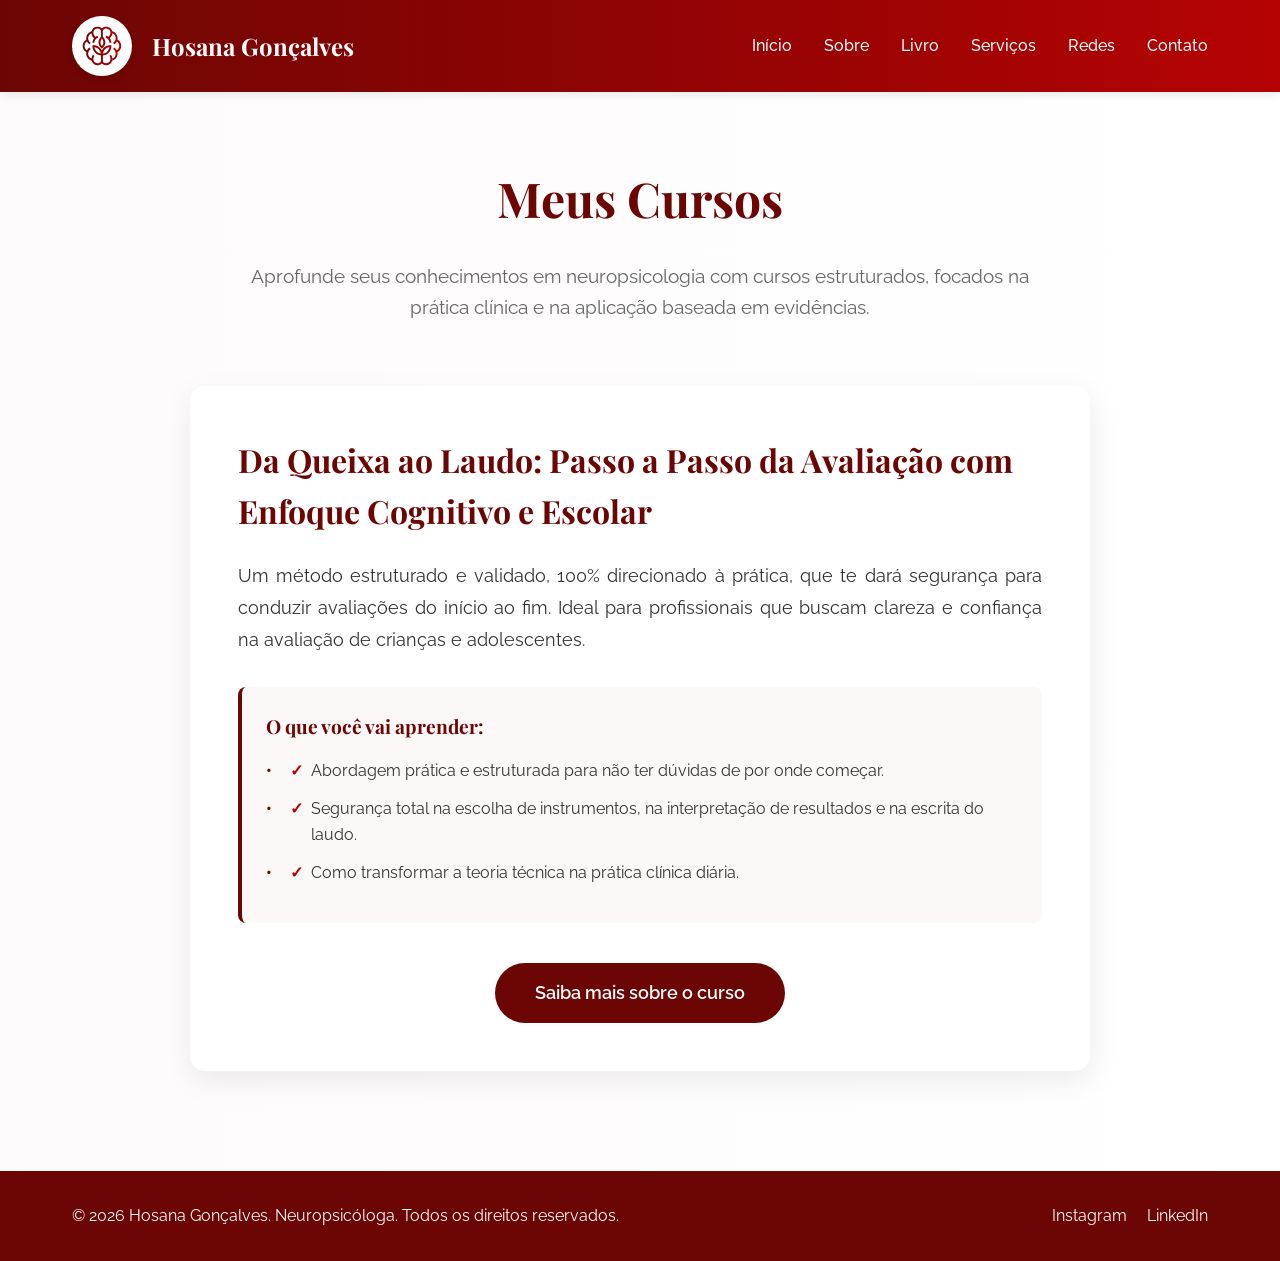
<file: cursos.html>
<!DOCTYPE html>
<html lang="pt-BR">

<head>
    <meta charset="UTF-8">
    <meta name="viewport" content="width=device-width, initial-scale=1.0">
    <title>Cursos - Hosana Gonçalves</title>
    <link rel="stylesheet" href="style.css">
    <link rel="icon" href="favicon.ico">
    <meta name="description"
        content="Cursos de extensão e formação em neuropsicologia com Hosana Gonçalves. Aprofunde seus conhecimentos com prática baseada em evidências.">
    <meta name="keywords"
        content="cursos de neuropsicologia, formação em psicologia, neuropsicologia escolar, transtornos de aprendizagem, avaliação cognitiva, Hosana Gonçalves">
    <meta name="author" content="Hosana Gonçalves">
    <link rel="canonical" href="https://eu.hosananeuropsi.com.br/cursos.html">

    <!-- Open Graph / Facebook -->
    <meta property="og:type" content="website">
    <meta property="og:url" content="https://eu.hosananeuropsi.com.br/cursos.html">
    <meta property="og:title" content="Cursos - Hosana Gonçalves">
    <meta property="og:description"
        content="Cursos de extensão e formação em neuropsicologia com Hosana Gonçalves. Aprofunde seus conhecimentos.">
    <meta property="og:image" content="https://eu.hosananeuropsi.com.br/Imagens/Hosana%20Hero.jpg">

    <!-- Twitter -->
    <meta property="twitter:card" content="summary_large_image">
    <meta property="twitter:url" content="https://eu.hosananeuropsi.com.br/cursos.html">
    <meta property="twitter:title" content="Cursos - Hosana Gonçalves">
    <meta property="twitter:description"
        content="Cursos de extensão e formação em neuropsicologia com Hosana Gonçalves. Aprofunde seus conhecimentos.">
    <meta property="twitter:image" content="https://eu.hosananeuropsi.com.br/Imagens/Hosana%20Hero.jpg">
</head>

<body>
    <header class="header">
        <div class="container header-container">
            <a href="index.html" class="logo">
                <div class="logo-icon-container">
                    <svg viewBox="0 0 529.17 529.17" xmlns="http://www.w3.org/2000/svg">
                        <defs>
                            <linearGradient id="logoGradient" x1="0%" y1="0%" x2="100%" y2="0%">
                                <stop offset="0%" style="stop-color:#6C0604;stop-opacity:1" />
                                <stop offset="100%" style="stop-color:#B50203;stop-opacity:1" />
                            </linearGradient>
                        </defs>
                        <path
                            d="m205.44 506.03c-29-2.2152-54.383-18.895-66.478-43.686-1.7806-3.6495-4.3725-10.561-4.7849-12.759-0.1331-0.70945 0.0279-0.63349-3.6239-1.7102-8.5534-2.522-16.895-6.4401-24.445-11.482-5.2652-3.5159-9.1958-6.7645-13.936-11.518-4.8088-4.8221-8.1743-8.9451-11.75-14.395-11.818-18.012-16.772-39.472-14.08-60.994 0.22976-1.8368 0.73909-5.0948 0.96351-6.1633 0.08427-0.40122-0.03228-0.49962-1.8986-1.6028-6.6254-3.9162-11.985-8.1109-17.832-13.957-5.0959-5.0945-8.0577-8.7048-11.773-14.351-12.285-18.668-17.217-40.97-13.977-63.199 2.3958-16.437 9.4141-32.016 20.354-45.182 2.1841-2.6285 8.3979-8.835 11.061-11.048 3.946-3.2792 8.0273-6.169 12.333-8.7325 1.5724-0.93618 1.8188-1.1386 1.7473-1.4351-0.04579-0.18984-0.26664-1.4721-0.4908-2.8495-2.4815-15.249-1.103-30.769 4.007-45.114 10.02-28.128 33.192-49.499 62.246-57.409 0.94598-0.25754 1.0005-0.29972 1.1047-0.85515 0.19303-1.0289 1.8586-5.9803 2.7727-8.2425 7.9334-19.634 24.144-35.293 44.534-43.02 6.203-2.3506 12.886-4.0064 19.504-4.8322 7.4514-0.92982 15.611-0.87427 22.509 0.15326 15.704 2.3392 29.27 9.4101 38.457 20.045 0.80609 0.93308 1.509 1.6965 1.562 1.6965 0.053 0 0.75606-0.76411 1.5623-1.698 8.8258-10.223 21.822-17.22 36.73-19.775 4.8814-0.8365 6.7636-0.97587 13.249-0.98106 7.1625-0.0057 11.102 0.33823 16.804 1.4672 16.055 3.1789 30.279 10.658 41.448 21.794 8.7583 8.7323 14.907 18.736 18.621 30.295 0.44255 1.3774 0.85525 2.7398 0.91711 3.0276 0.0619 0.28779 0.17252 0.56037 0.24591 0.60573 0.0734 0.04536 1.4674 0.47616 3.0978 0.95733 5.5702 1.6439 9.8603 3.3529 15.244 6.0728 9.2553 4.6758 16.741 10.151 23.995 17.55 3.2642 3.3295 5.439 5.8547 8.0283 9.3216 9.0218 12.079 14.946 26.376 17.085 41.231 1.0512 7.2988 1.1714 15.866 0.32642 23.266-0.22613 1.9806-0.96994 6.7994-1.1379 7.3717-0.057 0.1941 0.35573 0.51517 1.5836 1.232 3.6356 2.1225 8.5155 5.5491 12.001 8.4271 15.874 13.107 26.974 31.641 31.102 51.93 1.1317 5.5632 1.6015 9.9714 1.7274 16.207 0.12893 6.3892-0.24565 11.606-1.2458 17.349-4.56 26.186-20.376 49.109-43.26 62.696-1.4492 0.86046-1.9617 1.2458-1.9067 1.4336 0.16663 0.56891 0.91123 5.3967 1.1361 7.366 0.8713 7.6315 0.71971 16.319-0.41581 23.832-3.4541 22.852-15.588 43.652-33.751 57.854-9.8985 7.7405-20.328 12.973-32.674 16.395l-0.92529 0.25641-0.33646 1.161c-2.5955 8.956-6.5357 16.962-11.864 24.104-13.911 18.649-35.602 30.187-60.019 31.925-3.4319 0.24429-11.421 0.10448-14.472-0.25326-13.411-1.5726-24.902-6.1348-34.253-13.6-1.9328-1.5429-6.3047-5.8068-7.678-7.4881-0.47178-0.57762-0.90385-1.0502-0.96014-1.0502-0.0563 0-0.76346 0.76579-1.5715 1.7017-10.159 11.767-25.401 19.017-43.301 20.596-2.9432 0.25964-10.175 0.29243-13.219 0.0599zm13.168-24.452c8.1055-1.0082 14.956-3.6293 20.439-7.8198 1.3777-1.053 3.9856-3.6081 5.1352-5.0312 2.836-3.5107 4.994-7.9314 6.0945-12.484 1.1143-4.6102 1.0319-1.7118 1.0877-38.264l0.0504-33.056-2.3869-0.27743c-3.1203-0.36268-8.196-1.2296-11.435-1.9531-26.704-5.9646-50.248-20.687-67.493-42.203-14.187-17.7-23.123-39.628-25.403-62.337-0.46526-4.6329-0.57317-7.6362-0.57317-15.952v-8.3641l6.6649 2e-3c10.323 3e-3 15.752 0.31512 22.643 1.3004 20.619 2.9481 40.385 11.437 56.729 24.362 13.405 10.602 24.736 24.32 32.261 39.058 0.56242 1.1016 1.0589 2.0026 1.1034 2.0022 0.0444-3.5e-4 0.66244-1.1412 1.3734-2.5351 8.2915-16.258 21.993-31.835 37.536-42.673 16.292-11.361 35.399-18.565 54.883-20.694 5.4508-0.5955 7.2805-0.68128 16.521-0.77457l9.0884-0.0918-7.5e-4 8.3021c-4.1e-4 4.5662-0.0742 9.5018-0.16388 10.968-0.8862 14.482-4.1129 27.878-9.9438 41.282-1.167 2.6825-4.5133 9.2232-6.1171 11.956-18.932 32.263-51.913 53.964-88.679 58.35l-2.3869 0.28475 0.0504 33.049c0.0558 36.589-0.0271 33.713 1.1045 38.3 2.8909 11.719 11.361 20.126 23.917 23.739 4.6326 1.3331 8.6258 1.8445 14.44 1.8493 4.6856 4e-3 7.0794-0.20222 11.229-0.96671 15.336-2.8252 28.602-11.337 36.609-23.491 6.7587-10.258 9.4214-22.402 7.7407-35.304-1.4053-10.788-6.0317-21.69-12.748-30.038l-1.3485-1.6764 9.181-7.8534c5.0496-4.3194 9.2394-7.8491 9.3108-7.8439 0.18434 0.0135 1.5623 1.6966 3.3776 4.1256 9.0334 12.087 14.934 27.015 16.551 41.877 0.22897 2.1039-9e-3 1.9988 2.2664 0.99969 12.361-5.4269 23.048-14.792 30.045-26.33 7.9998-13.192 11.149-28.463 9.0287-43.786-2.6378-19.064-13.394-36.128-29.276-46.447l-1.4209-0.92322 0.3025-0.51025c0.71121-1.1996 12.363-19.911 12.475-20.032 0.14397-0.15665 1.6781 0.80343 4.6464 2.9078 7.316 5.1865 13.726 11.332 19.35 18.553 2.6602 3.4152 6.8096 9.8569 8.477 13.16 0.27141 0.53765 0.5358 0.97754 0.58754 0.97754 0.0517 0 1.0141-0.62796 2.1385-1.3955 14.042-9.585 23.954-25.163 27.072-42.552 0.81639-4.5521 0.96608-6.3551 0.97251-11.714 6e-3 -5.3722-0.16596-7.4771-0.97273-11.876-3.2628-17.789-13.246-33.298-27.647-42.95-0.81859-0.54866-1.5211-0.99757-1.561-0.99757-0.04 0-0.47555 0.7544-0.96793 1.6764-2.8097 5.2616-6.7558 11.01-11.05 16.096-2.0774 2.4609-7.1998 7.5805-9.7907 9.7855-3.9085 3.3263-10.952 8.3656-11.249 8.0472-0.11776-0.12661-11.767-18.828-12.476-20.029l-0.29531-0.50007 1.415-0.9361c7.6628-5.0695 13.907-11.297 18.875-18.826 10.239-15.516 13.555-34.7 9.1191-52.753-2.8108-11.44-8.6024-21.89-16.837-30.382-5.2166-5.3795-11.357-9.8824-18.048-13.234-1.8229-0.91322-4.8662-2.2443-4.9377-2.1596-0.0236 0.028-0.13219 0.88703-0.24123 1.909-1.7102 16.028-8.6605 32.388-19.082 44.917-3.7301 4.4842-7.4693 8.1764-11.902 11.752l-2.2988 1.8544 0.93991 1.1544c6.5535 8.0487 12.096 18.158 15.515 28.298 2.8933 8.5815 4.6954 18.969 4.7023 27.104l2e-3 1.8985h-24.397v-1.5026c0-3.2784-0.5866-8.4703-1.384-12.249-1.3552-6.4228-3.8276-13.087-6.9164-18.643-8.3918-15.095-21.797-26.107-38.449-31.583-0.94338-0.31025-1.0926-0.40993-1.0214-0.68237 0.0459-0.17547 1.597-5.4024 3.447-11.615 2.5186-8.4585 3.4246-11.296 3.6065-11.296 0.38813 8.7e-4 4.8768 1.5601 7.4323 2.5818 5.6587 2.2623 10.413 4.714 15.724 8.1089 1.2275 0.78465 2.2778 1.4266 2.3338 1.4266 0.23326 0 4.2902-2.8302 5.9365-4.1415 2.1989-1.7514 6.6946-6.228 8.3841-8.3486 7.1738-9.0043 11.4-18.89 13.138-30.73 0.36479-2.4854 0.412-11.256 0.0735-13.653-1.262-8.9342-4.3364-16.679-9.3483-23.55-8.325-11.412-21.201-19.153-35.92-21.593-4.0165-0.66595-5.9534-0.81457-10.5-0.80571-8.4191 0.01641-14.843 1.3746-21.156 4.4728-8.7874 4.3127-14.81 11.744-17.115 21.118-1.1425 4.6469-1.0578 1.4937-1.1113 41.382l-0.0482 35.969 1.767 1.6422c1.881 1.7481 5.2945 5.4035 7.4079 7.933 11.1 13.284 18.501 30.019 20.866 47.179 0.66636 4.8347 0.74578 6.2354 0.74205 13.087-4e-3 7.164-0.10933 8.711-0.97999 14.38-2.5753 16.768-9.8894 32.825-21.012 46.128-2.0835 2.492-6.8315 7.3748-9.405 9.6719-1.7531 1.5649-11.319 9.3136-11.497 9.3136-0.13168 0-9.4544-7.4922-10.825-8.6993-2.0826-1.8346-6.2606-5.9929-8.2417-8.2031-13.914-15.523-22.228-35.203-23.76-56.246-0.25352-3.4815-0.11251-12.718 0.2424-15.878 0.54009-4.8089 1.2159-8.7177 2.1989-12.719 4.2132-17.149 12.768-32.268 25.32-44.749l2.9541-2.9374-0.05-35.921c-0.0553-39.771 0.0242-36.789-1.1021-41.333-2.1704-8.7571-7.4378-15.685-15.349-20.187-4.5399-2.5837-10.083-4.3161-16.386-5.1214-3.1305-0.39994-10.191-0.39939-13.488 1e-3 -7.4076 0.89976-13.175 2.534-19.184 5.4357-6.1084 2.9499-10.307 5.9042-14.922 10.501-3.0077 2.9953-4.5677 4.8792-6.7072 8.0998-4.0408 6.0827-6.6779 12.993-7.8512 20.574-0.42227 2.7284-0.5842 9.4511-0.30247 12.557 1.0765 11.869 5.7244 23.326 13.325 32.847 1.7267 2.1629 6.2122 6.6361 8.4135 8.3904 1.7528 1.3969 5.7105 4.1338 5.9777 4.1338 0.0755 0 1.0154-0.57301 2.0886-1.2734 6.003-3.9175 12.603-7.1638 19.524-9.6037 2.5694-0.90576 3.9734-1.3293 4.0536-1.2228 0.0388 0.0515 6.6144 22.087 6.8476 22.948 0.0568 0.20955-0.25948 0.37359-1.5177 0.78711-17.278 5.6784-31.499 18.048-39.474 34.332-4.1278 8.4289-6.3911 17.399-6.7372 26.7l-0.10369 2.7871h-24.347l3.9e-4 -1.9793c1e-3 -7.076 1.5098-16.579 3.8745-24.409 3.3545-11.108 9.1713-22.104 16.367-30.941l0.96316-1.1828-0.38323-0.26736c-0.21077-0.14705-1.2557-0.96833-2.3221-1.8251-10.183-8.1809-18.688-19.483-24.125-32.057-3.3047-7.6433-5.5334-15.914-6.4224-23.832-0.14465-1.2885-0.29005-2.3706-0.3231-2.4047-0.22947-0.23636-7.4288 3.3492-10.169 5.0647-13.114 8.2095-22.982 20.464-27.882 34.627-1.5343 4.4344-2.5981 8.9389-3.2521 13.77-0.49069 3.6248-0.53351 12.041-0.07973 15.673 1.9436 15.553 8.2973 28.848 18.849 39.438 3.5844 3.5976 6.6993 6.1648 10.551 8.6954 1.4863 0.97659 1.5636 1.0545 1.3609 1.3734-0.11815 0.1859-2.9661 4.7732-6.3288 10.194s-6.1642 9.914-6.2256 9.9851c-0.0614 0.071-1.0859-0.51686-2.2768-1.3064-12.274-8.138-22.137-18.856-29.434-31.985-0.70383-1.2663-1.3145-2.3024-1.357-2.3024-0.16897 0-2.4941 1.5708-4.1865 2.8282-3.8368 2.8508-8.2393 7.0898-11.242 10.825-7.8131 9.7182-12.637 21.086-14.398 33.93-0.30803 2.2468-0.35441 3.3147-0.35441 8.1594 0 6.0523 0.18666 8.1663 1.1342 12.845 2.0556 10.15 6.2897 19.646 12.304 27.593 3.3612 4.4416 7.8516 8.9328 12.255 12.257 1.7015 1.2844 3.9617 2.8389 4.3375 2.9831 0.15549 0.0597 0.5611-0.52631 1.3178-1.9037 5.6013-10.197 12.91-19.109 21.642-26.392 3.3822-2.8207 10.025-7.5048 10.258-7.2339 0.0613 0.071 2.8622 4.5643 6.2244 9.9851s6.2109 10.009 6.3304 10.196c0.20566 0.3218 0.13286 0.39559-1.3549 1.3734-4.7653 3.1318-9.4372 7.1911-13.183 11.455-9.0597 10.312-14.451 22.501-16.222 36.677-0.45378 3.6314-0.41096 12.048 0.07973 15.673 1.9981 14.76 8.1723 27.608 18.261 37.998 5.267 5.4243 10.98 9.6612 17.478 12.962 2.7878 1.4161 5.4565 2.6117 5.5719 2.4963 0.0372-0.0372 0.18339-1.0829 0.32496-2.3239 1.5046-13.19 6.3105-26.257 13.792-37.499 2.283-3.4309 5.7066-7.9434 6.0455-7.9683 0.14332-0.0105 18.269 15.47 18.343 15.666 0.0269 0.0712-0.41127 0.69952-0.97377 1.3963-12.059 14.938-16.504 35.624-11.33 52.721 1.6744 5.5326 4.3458 10.766 7.9668 15.606 1.9846 2.653 6.4416 7.2263 9.0539 9.2902 9.3251 7.3674 20.827 11.674 33.365 12.494 1.9767 0.1292 8.3054-0.0542 10.26-0.29728zm31.83-121.63c0-0.11333-0.18319-1.2585-0.40709-2.5448-2.6131-15.012-8.4523-28.643-17.476-40.793-5.1759-6.9695-12.547-14.34-19.521-19.522-10.829-8.0447-23.187-13.688-36.317-16.586-1.8054-0.39838-6.8197-1.2967-7.238-1.2967-0.28525 0 1.2894 8.0866 2.2809 11.714 2.965 10.847 7.8798 21.232 14.326 30.272 5.0807 7.1248 11.403 13.803 18.202 19.227 11.751 9.3743 25.947 15.989 40.414 18.833 4.7043 0.92455 5.7358 1.0498 5.7358 0.69616zm29.204-0.19628c15.153-2.658 28.733-8.5262 41-17.717 6.8627-5.1419 13.878-12.172 19.013-19.054 8.0447-10.782 13.794-23.323 16.697-36.423 0.45185-2.0391 1.3631-7.2333 1.2848-7.3235-0.0916-0.10551-5.2358 0.82125-7.9614 1.4343-27.631 6.215-51.191 24.727-63.942 50.241-4.2124 8.429-7.1609 17.433-8.6243 26.336-0.18257 1.1108-0.36677 2.2196-0.40933 2.464-0.0983 0.56418-0.0384 0.56504 2.9434 0.042zm-14.551-96.024c9.3223-10.854 14.813-23.301 16.62-37.678 0.40212-3.1982 0.49093-11.076 0.16353-14.507-1.4342-15.027-7.1881-28.513-16.956-39.741-0.71511-0.822-1.3452-1.4946-1.4002-1.4946-0.055 0-0.82107 0.84038-1.7024 1.8675-9.2084 10.731-14.709 23.215-16.477 37.395-0.34804 2.7918-0.48901 10.772-0.24393 13.809 1.2234 15.159 6.912 28.786 16.828 40.309 0.83715 0.97285 1.5584 1.7688 1.6029 1.7688 0.0444 0 0.74886-0.77785 1.5654-1.7286z"
                            fill="url(#logoGradient)" />
                    </svg>
                </div>
                Hosana Gonçalves
            </a>
            <nav class="nav">
                <ul class="nav-list">
                    <li><a href="index.html#home" class="nav-link">Início</a></li>
                    <li><a href="index.html#sobre" class="nav-link">Sobre</a></li>
                    <li><a href="index.html#livro" class="nav-link">Livro</a></li>
                    <li><a href="index.html#servicos" class="nav-link">Serviços</a></li>
                    <li><a href="index.html#social" class="nav-link">Redes</a></li>
                    <li><a href="index.html#contato" class="nav-link">Contato</a></li>
                </ul>
                <button class="mobile-menu-btn" aria-label="Menu">
                    <span class="bar"></span>
                    <span class="bar"></span>
                    <span class="bar"></span>
                </button>
            </nav>
        </div>
    </header>

    <main>
        <section class="hero" style="padding: 160px 0 100px;">
            <div class="container">
                <h1 class="section-title text-center" style="font-size: 3rem; margin-bottom: 1.5rem;">Meus Cursos</h1>
                <p class="text-center" style="max-width: 800px; margin: 0 auto 4rem; color: #666; font-size: 1.2rem;">
                    Aprofunde seus conhecimentos em neuropsicologia com cursos estruturados, focados na prática clínica
                    e na aplicação baseada em evidências.
                </p>

                <div class="courses-list"
                    style="display: flex; flex-direction: column; gap: 3rem; max-width: 900px; margin: 0 auto;">
                    <!-- Course 1 -->
                    <div class="course-card animate-on-scroll fade-up"
                        style="background: var(--bg-color); border-radius: 15px; overflow: hidden; box-shadow: 0 10px 30px rgba(0,0,0,0.08); display: flex; flex-direction: column;">
                        <div style="padding: 3rem;">
                            <h2 style="font-size: 2rem; margin-bottom: 1.5rem; color: var(--primary-color);">Da Queixa
                                ao Laudo: Passo a Passo da Avaliação com Enfoque Cognitivo e Escolar</h2>
                            <p style="margin-bottom: 1.5rem; text-align: justify; font-size: 1.1rem; line-height: 1.8;">
                                Um método estruturado e validado, 100% direcionado à prática, que te dará segurança para
                                conduzir avaliações do início ao fim. Ideal para profissionais que buscam clareza e
                                confiança na avaliação de crianças e adolescentes.
                            </p>

                            <div class="service-sub-block"
                                style="margin: 2rem 0; padding: 1.5rem; background-color: color-mix(in srgb, var(--primary-color) 3%, white); border-radius: 8px; border-left: 4px solid var(--primary-color);">
                                <h4 style="font-size: 1.2rem; margin-bottom: 1rem;">O que você vai aprender:</h4>
                                <ul style="list-style: none;">
                                    <li
                                        style="margin-bottom: 0.8rem; display: flex; gap: 0.5rem; align-items: flex-start;">
                                        <span style="color: var(--secondary-color); font-weight: bold;">✓</span>
                                        <span>Abordagem prática e estruturada para não ter dúvidas de por onde
                                            começar.</span>
                                    </li>
                                    <li
                                        style="margin-bottom: 0.8rem; display: flex; gap: 0.5rem; align-items: flex-start;">
                                        <span style="color: var(--secondary-color); font-weight: bold;">✓</span>
                                        <span>Segurança total na escolha de instrumentos, na interpretação de resultados
                                            e na escrita do laudo.</span>
                                    </li>
                                    <li style="display: flex; gap: 0.5rem; align-items: flex-start;">
                                        <span style="color: var(--secondary-color); font-weight: bold;">✓</span>
                                        <span>Como transformar a teoria técnica na prática clínica diária.</span>
                                    </li>
                                </ul>
                            </div>

                            <div style="text-align: center; margin-top: 2.5rem;">
                                <a href="https://hosananeuropsi.com.br/" target="_blank"
                                    class="btn btn-primary" style="font-size: 1.1rem; padding: 1rem 2.5rem;">Saiba mais
                                    sobre o curso</a>
                            </div>
                        </div>
                    </div>
                </div>
            </div>
        </section>
    </main>

    <footer class="footer">
        <div class="container footer-container">
            <p>&copy; 2026 Hosana Gonçalves. Neuropsicóloga. Todos os direitos reservados.</p>
            <div class="social-links">
                <a href="https://www.instagram.com/psicohosanagoncalves/?theme=dark">Instagram</a>
                <a href="https://www.linkedin.com/in/hosana-alves-goncalves-657a8920/">LinkedIn</a>
            </div>
        </div>
    </footer>

    <script src="script.js"></script>
</body>

</html>
</file>
<file: style.css>
@import url('https://fonts.googleapis.com/css2?family=Playfair+Display:ital,wght@0,400..900;1,400..900&family=Raleway:ital,wght@0,100..900;1,100..900&display=swap');

:root {
    --primary-color: #6C0604;
    --secondary-color: #B50203;
    --light-color: #FEFBFC;
    --text-color: #333;
    --bg-color: #fff;
    --font-heading: 'Playfair Display', serif;
    --font-body: 'Raleway', sans-serif;
    --transition: all 0.3s ease;
}

* {
    margin: 0;
    padding: 0;
    box-sizing: border-box;
}

body {
    font-family: var(--font-body);
    background-color: var(--light-color);
    background-image: url("data:image/svg+xml,%3Csvg viewBox='0 0 200 200' xmlns='http://www.w3.org/2000/svg'%3E%3Cfilter id='noiseFilter'%3E%3CfeTurbulence type='fractalNoise' baseFrequency='0.65' numOctaves='3' stitchTiles='stitch'/%3E%3C/filter%3E%3Crect width='100%25' height='100%25' filter='url(%23noiseFilter)' opacity='0.05'/%3E%3C/svg%3E");
    color: var(--text-color);
    line-height: 1.6;
}

h1,
h2 {
    font-family: var(--font-heading);
    font-size: 2rem;
    color: var(--primary-color);
    margin-bottom: 1rem;
}

h3,
h4,
h5,
h6 {
    font-family: var(--font-heading);
    color: var(--primary-color);
    margin-bottom: 1rem;
}

a {
    text-decoration: none;
    color: inherit;
    transition: var(--transition);
}

ul {
    list-style: none;
}

img {
    max-width: 100%;
    display: block;
}

.container {
    max-width: 1200px;
    margin: 0 auto;
    padding: 0 2rem;
}

.btn {
    display: inline-block;
    padding: 0.8rem 2rem;
    border-radius: 50px;
    font-weight: 600;
    cursor: pointer;
    border: none;
    font-family: var(--font-body);
}

.btn-primary {
    background-color: var(--primary-color);
    color: var(--light-color);
}

.btn-primary:hover {
    background-color: var(--secondary-color);
    transform: translateY(-2px);
}

.btn-secondary {
    background-color: transparent;
    border: 2px solid var(--primary-color);
    color: var(--primary-color);
}

.btn-secondary:hover {
    background-color: var(--primary-color);
    color: var(--light-color);
}

/* Header */
.header {
    background: linear-gradient(to right, var(--primary-color), var(--secondary-color));
    box-shadow: 0 2px 10px rgba(0, 0, 0, 0.1);
    position: fixed;
    width: 100%;
    top: 0;
    z-index: 1000;
    padding: 1rem 0;
}

.header-container {
    display: flex;
    justify-content: space-between;
    align-items: center;
}

.logo {
    font-family: var(--font-heading);
    font-size: 1.5rem;
    font-weight: 700;
    color: var(--light-color);
    display: flex;
    align-items: center;
    gap: 20px;
}

.logo-icon-container {
    background-color: var(--bg-color);
    border-radius: 50%;
    width: 60px;
    height: 60px;
    display: flex;
    justify-content: center;
    align-items: center;
    box-shadow: 0 4px 6px rgba(0, 0, 0, 0.1);
}

.logo-icon-container svg {
    width: 70%;
    height: 70%;
}

.nav-list {
    display: flex;
    gap: 2rem;
}

.nav-link {
    font-weight: 500;
    color: var(--light-color);
}

.nav-link:hover {
    color: #ddd;
}

.mobile-menu-btn {
    display: none;
    background: none;
    border: none;
    cursor: pointer;
}

.bar {
    display: block;
    width: 25px;
    height: 3px;
    background-color: var(--light-color);
    margin: 5px 0;
    transition: var(--transition);
}

/* Hero Section */
.hero {
    padding: 160px 0 100px;
    background: linear-gradient(to right, var(--light-color), #fff);
}

.hero-container {
    display: flex;
    align-items: center;
    gap: 4rem;
}

.hero-content {
    flex: 1;
}

.hero-title {
    font-size: 3.5rem;
    line-height: 1.2;
    margin-bottom: 1.5rem;
}

.hero-subtitle {
    font-size: 1.2rem;
    margin-bottom: 2rem;
    color: #666;
}

.hero-image {
    flex: 1;
}

.hero-image img {
    border-radius: 20px;
    box-shadow: 0 20px 40px rgba(0, 0, 0, 0.1);
}

@keyframes float {
    0% {
        transform: translateY(0px);
    }

    50% {
        transform: translateY(-20px);
    }

    100% {
        transform: translateY(0px);
    }
}

.image-placeholder {
    width: 100%;
    height: 400px;
    background-color: #eee;
    display: flex;
    align-items: center;
    justify-content: center;
    color: #999;
    border-radius: 20px;
    font-size: 1.5rem;
}

/* About Section */
.about {
    padding: 100px 0;
    background-color: var(--bg-color);
}

.about-container {
    display: flex;
    flex-direction: column;
    gap: 6rem;
}

.about-row {
    display: flex;
    align-items: center;
    gap: 4rem;
}

.about-row.reverse {
    flex-direction: row-reverse;
}

.about-image {
    flex: 1;
}

/* Scroll Animations */
.animate-on-scroll {
    opacity: 0;
    transition: opacity 0.6s ease-out, transform 0.6s ease-out;
    will-change: opacity, transform;
}

.animate-on-scroll.visible {
    opacity: 1;
    transform: none;
}

.fade-up {
    transform: translateY(30px);
}

.fade-in {
    opacity: 0;
}

.scale-in {
    transform: scale(0.9);
}

.about-image img {
    border-radius: 20px;
    box-shadow: 0 20px 40px rgba(0, 0, 0, 0.1);
    /* Hover effect removed in favor of scroll animation */
}

.about-content {
    flex: 1;
}

.about-content p {
    margin-bottom: 1.5rem;
    text-align: justify;
}

/* Carousel Section */
.gallery {
    padding: 100px 0;
    background-color: #fff;
}

.carousel-container {
    position: relative;
    max-width: 800px;
    margin: 3rem auto 0;
    overflow: hidden;
    border-radius: 10px;
    box-shadow: 0 5px 15px rgba(0, 0, 0, 0.1);
    background-color: var(--light-color);
}

.carousel-track {
    display: grid;
    grid-template-columns: 1fr;
}

.carousel-item {
    grid-area: 1 / 1;
    opacity: 0;
    visibility: hidden;
    transition: opacity 0.5s ease-in-out, visibility 0.5s;
    z-index: 0;
}

.carousel-item.active {
    opacity: 1;
    visibility: visible;
    z-index: 1;
}

/* @keyframes fade {
    from {
        opacity: .4
    }

    to {
        opacity: 1
    }
} */

.gallery-image-placeholder {
    width: 100%;
    height: 300px;
    background-color: #eee;
    display: flex;
    align-items: center;
    justify-content: center;
    color: #999;
    font-size: 1.5rem;
}

.gallery-content {
    padding: 2rem;
    text-align: center;
}

.gallery-content h3 {
    font-size: 1.5rem;
    margin-bottom: 0.5rem;
}

.gallery-content p {
    font-size: 1rem;
    color: #666;
}

.carousel-btn {
    position: absolute;
    top: 50%;
    transform: translateY(-50%);
    background-color: rgba(108, 6, 4, 0.7);
    color: white;
    border: none;
    padding: 1rem;
    cursor: pointer;
    font-size: 1.2rem;
    border-radius: 50%;
    width: 50px;
    height: 50px;
    display: flex;
    align-items: center;
    justify-content: center;
    transition: var(--transition);
    z-index: 10;
}

.carousel-btn:hover {
    background-color: var(--primary-color);
}

.prev {
    left: 10px;
}

.next {
    right: 10px;
}

/* Services Section */
.services {
    padding: 60px 0;
    background-color: var(--light-color);
}

.text-center {
    text-align: center;
}

.services-grid {
    display: grid;
    grid-template-columns: repeat(auto-fit, minmax(300px, 1fr));
    gap: 2rem;
    margin-top: 3rem;
}

.service-card {
    background-color: var(--bg-color);
    padding: 2rem;
    border-radius: 10px;
    box-shadow: 0 5px 15px rgba(0, 0, 0, 0.05);
    transition: var(--transition);
}

.service-card:hover {
    transform: translateY(-10px);
}

.service-card h3 {
    font-size: 1.5rem;
    margin-bottom: 1rem;
}

/* Social Section */
.social {
    padding: 60px 0;
    background-color: var(--bg-color);
}

.social-grid {
    display: flex;
    justify-content: center;
    gap: 3rem;
    margin-top: 3rem;
    flex-wrap: wrap;
}

.social-card {
    background-color: var(--light-color);
    padding: 2.5rem;
    border-radius: 15px;
    box-shadow: 0 5px 15px rgba(0, 0, 0, 0.05);
    transition: var(--transition);
    text-align: center;
    width: 300px;
    display: flex;
    flex-direction: column;
    align-items: center;
    border: 1px solid rgba(0, 0, 0, 0.05);
}

.social-card:hover {
    transform: translateY(-10px);
    box-shadow: 0 15px 30px rgba(0, 0, 0, 0.1);
}

.social-icon {
    margin-bottom: 1.5rem;
    color: var(--primary-color);
    transition: var(--transition);
}

.social-card:hover .social-icon {
    transform: scale(1.1);
}

.social-card h3 {
    margin-bottom: 0.5rem;
    font-size: 1.4rem;
}

.social-card p {
    color: #666;
    font-weight: 500;
}

/* Specific Social Colors on Hover */
.social-card.instagram:hover .social-icon {
    color: #E1306C;
}

.social-card.youtube:hover .social-icon {
    color: #FF0000;
}

.social-card.linkedin:hover .social-icon {
    color: #0077b5;
}

/* Contact Section */
.contact {
    padding: 60px 0;
}

.contact-container {
    display: flex;
    flex-direction: column;
    gap: 4rem;
}

.contact-list li {
    margin-bottom: 1rem;
    font-size: 1.1rem;
}

.form-group {
    margin-bottom: 1.5rem;
}

.form-group label {
    display: block;
    margin-bottom: 0.5rem;
    font-weight: 600;
}

.form-group input,
.form-group textarea {
    width: 100%;
    padding: 1rem;
    border: 1px solid #ddd;
    border-radius: 5px;
    font-family: var(--font-body);
    font-size: 1rem;
}

.form-group input:focus,
.form-group textarea:focus {
    outline: none;
    border-color: var(--primary-color);
}

/* Footer */
.footer {
    background-color: var(--primary-color);
    color: var(--light-color);
    padding: 2rem 0;
    text-align: center;
}

.footer-container {
    display: flex;
    justify-content: space-between;
    align-items: center;
}

.social-links a {
    color: var(--light-color);
    margin-left: 1rem;
}



/* New Styles for Detailed Services */
.services-list {
    display: flex;
    flex-direction: column;
    gap: 3rem;
    max-width: 900px;
    margin: 3rem auto 0;
}

.service-detailed-item {
    background-color: var(--bg-color);
    padding: 2.5rem;
    border-radius: 15px;
    box-shadow: 0 5px 15px rgba(0, 0, 0, 0.05);
    border: 1px solid rgba(0, 0, 0, 0.03);
}

.service-detailed-item h3 {
    font-size: 1.8rem;
    margin-bottom: 1rem;
    border-bottom: 2px solid rgba(108, 6, 4, 0.1);
    padding-bottom: 0.5rem;
}

.service-detailed-item p {
    margin-bottom: 1rem;
    text-align: justify;
}

.service-sub-block {
    margin: 2rem 0;
    padding: 1.5rem;
    background-color: color-mix(in srgb, var(--primary-color) 3%, white);
    border-radius: 8px;
    border-left: 4px solid var(--primary-color);
}

.service-sub-block h4 {
    font-size: 1.2rem;
    margin-bottom: 1rem;
}

.service-sub-block ul {
    list-style-type: none;
}

.service-sub-block li {
    margin-bottom: 0.8rem;
    padding-left: 1.5rem;
    position: relative;
}

.service-sub-block li::before {
    content: "•";
    color: var(--primary-color);
    font-weight: bold;
    position: absolute;
    left: 0;
}

.service-note {
    font-style: italic;
    color: #666;
    margin-top: 1.5rem;
    font-size: 0.95rem;
}

.important-note {
    background-color: var(--primary-color);
    color: var(--light-color);
    padding: 2.5rem;
    border-radius: 15px;
    margin: 4rem auto 0;
    max-width: 900px;
    text-align: center;
    box-shadow: 0 10px 30px rgba(108, 6, 4, 0.2);
}

.important-note h2 {
    color: var(--light-color);
    margin-bottom: 1rem;
}

/* New Styles for Contact Section */
.contact-header {
    width: 100%;
    margin-bottom: 1rem;
    text-align: center;
}

.contact-hero {
    display: flex;
    flex-direction: column;
    align-items: center;
    gap: 2rem;
    max-width: 900px;
    margin: 0 auto;
}

.contact-image-wrapper {
    width: 100%;
    display: flex;
    justify-content: center;
}

.contact-image-wrapper img {
    border-radius: 15px;
    box-shadow: 0 10px 30px rgba(0, 0, 0, 0.1);
    height: 400px;
    /* Enforce fixed height */
    object-fit: contain;
    /* Prevent cropping */
    width: auto;
    max-width: 100%;
}

.contact-intro-text .lead {
    font-size: 1.3rem;
    color: var(--text-color);
    max-width: 800px;
    margin: 0 auto;
    line-height: 1.6;
    font-weight: 500;
}

.contact-info-blocks {
    display: grid;
    grid-template-columns: repeat(auto-fit, minmax(320px, 1fr));
    gap: 2rem;
    margin-bottom: 2rem;
}

.info-block {
    background: var(--bg-color);
    padding: 2.5rem;
    border-radius: 15px;
    box-shadow: 0 5px 15px rgba(0, 0, 0, 0.05);
    height: 100%;
}

.info-block h3 {
    font-size: 1.3rem;
    margin-bottom: 1.5rem;
    display: flex;
    align-items: center;
    gap: 0.5rem;
    border-bottom: 1px solid rgba(0, 0, 0, 0.05);
    padding-bottom: 1rem;
}

.info-block ul {
    padding-left: 0;
    list-style-type: none;
}

.info-block li {
    margin-bottom: 0.8rem;
    display: flex;
    gap: 0.5rem;
}

.info-block li::before {
    content: "✓";
    color: var(--secondary-color);
    font-weight: bold;
}

.contact-action-area {
    display: grid;
    grid-template-columns: 1fr 1.2fr;
    gap: 5rem;
    background-color: var(--bg-color);
    padding: 4rem;
    border-radius: 20px;
    box-shadow: 0 10px 40px rgba(0, 0, 0, 0.08);
    align-items: start;
}

.contact-channels h3 {
    font-size: 1.8rem;
    margin-bottom: 1.5rem;
}

.contact-channels .contact-list {
    margin: 2rem 0;
}

.contact-channels .contact-list a {
    word-break: break-word;
    overflow-wrap: break-word;
    color: var(--primary-color);
    font-weight: 700;
    text-decoration: underline;
    text-underline-offset: 4px;
}

.contact-channels .contact-list a:hover {
    color: var(--secondary-color);
    text-decoration: none;
}

.contact-channels .notes {
    margin: 1.5rem 0;
    font-weight: 500;
    color: #555;
    background-color: #f9f9f9;
    padding: 1rem;
    border-radius: 8px;
}

.contact-quote {
    font-family: var(--font-heading);
    font-size: 1.4rem;
    color: var(--primary-color);
    border-left: 4px solid var(--secondary-color);
    padding-left: 1.5rem;
    margin-top: 3rem;
    font-style: italic;
}

@media (max-width: 900px) {
    .contact-action-area {
        grid-template-columns: 1fr;
        padding: 2rem;
        gap: 3rem;
    }
}

/* Responsive Mobile */
@media (max-width: 768px) {
    html {
        font-size: 14px;
    }

    .contact-list li {
        word-break: break-all;
    }

    .header-container {
        padding: 0 1rem;
    }

    .mobile-menu-btn {
        display: block;
        z-index: 1001;
    }

    .nav-list {
        position: fixed;
        top: 0;
        right: -100%;
        width: 70%;
        height: 100vh;
        background: linear-gradient(to right, var(--primary-color), var(--secondary-color));
        flex-direction: column;
        justify-content: center;
        align-items: center;
        transition: var(--transition);
        box-shadow: -2px 0 10px rgba(0, 0, 0, 0.1);
    }

    .nav-list.active {
        right: 0;
    }

    .hero-container,
    .about-row,
    .contact-container {
        flex-direction: column;
        text-align: center;
    }

    .about-row.reverse {
        flex-direction: column;
    }

    .contact-container {
        grid-template-columns: 1fr;
    }

    h1 {
        font-size: 2rem;
    }

    h2 {
        font-size: 1.75rem;
    }

    h3 {
        font-size: 1.5rem;
    }

    .hero-title {
        font-size: 2.2rem;
    }

    .footer-container {
        flex-direction: column;
        gap: 1rem;
    }

    .about-image {
        display: none;
    }

    .about-row.reverse .about-image,
    .about-row:last-child .about-image {
        display: block;
    }

    .about-container {
        gap: 2rem;
    }

    .service-detailed-item {
        padding: 1.5rem !important;
    }

    .service-sub-block {
        margin: 1rem 0 !important;
        padding: 1rem !important;
    }

    .contact-action-area {
        display: flex !important;
        flex-direction: column;
        align-items: center;
        text-align: center;
        padding: 1rem !important;
        gap: 2rem;
        width: 100%;
        overflow-x: hidden;
    }

    .contact-channels,
    .contact-form {
        width: 100%;
    }

    .header {
        padding: 0.5rem 0;
    }

    .logo-icon-container {
        width: 45px;
        height: 45px;
    }

    .logo {
        font-size: 1.2rem;
        gap: 10px;
    }

    .btn {
        display: block;
        width: fit-content;
        margin: 1rem auto;
    }

    .hero {
        padding: 100px 0 40px;
    }

    .about,
    .gallery,
    .services,
    .social,
    .contact {
        padding: 30px 0;
    }
}

/* Contact Map */
.contact-map {
    margin-top: 4rem;
    border-radius: 20px;
    overflow: hidden;
    box-shadow: 0 10px 40px rgba(0, 0, 0, 0.1);
}

.contact-map iframe {
    width: 100%;
    height: 450px;
    display: block;
}

@media (max-width: 768px) {
    .contact-map iframe {
        height: 300px;
    }
}

/* Book Section */
.book-launch {
    padding: 100px 0;
    background-color: #fff;
    border-bottom: 1px solid rgba(0, 0, 0, 0.05);
}

.book-container {
    max-width: 1200px;
    margin: 0 auto;
}

.book-row {
    display: flex;
    align-items: center;
    gap: 4rem;
}

.book-image-col {
    flex: 1;
    display: flex;
    justify-content: center;
}

.book-cover {
    max-width: 100%;
    height: auto;
    border-radius: 10px;
    filter: drop-shadow(0 15px 30px rgba(0, 0, 0, 0.12));
    transition: var(--transition);
}

.book-cover:hover {
    transform: translateY(-8px);
    filter: drop-shadow(0 25px 40px rgba(0, 0, 0, 0.18));
}

.book-content-col {
    flex: 1.2;
}

.book-launch .badge {
    display: inline-block;
    background-color: var(--secondary-color);
    color: var(--light-color);
    padding: 0.4rem 1rem;
    border-radius: 50px;
    font-size: 0.85rem;
    font-weight: 700;
    margin-bottom: 1rem;
    text-transform: uppercase;
    letter-spacing: 1px;
}

.book-title {
    font-size: 2.8rem;
    line-height: 1.2;
    margin-bottom: 0.5rem;
    color: var(--primary-color);
}

.book-subtitle {
    font-size: 1.4rem;
    font-weight: 500;
    color: #555;
    margin-bottom: 1.5rem;
}

.book-description {
    font-size: 1.1rem;
    color: #666;
    margin-bottom: 2rem;
    text-align: justify;
    line-height: 1.7;
}

.book-highlights {
    margin-bottom: 2.5rem;
    display: flex;
    flex-direction: column;
    gap: 1.2rem;
}

.highlight-item {
    display: flex;
    align-items: flex-start;
    gap: 0.8rem;
}

.highlight-icon {
    color: var(--secondary-color);
    font-weight: bold;
    font-size: 1.2rem;
    line-height: 1;
    margin-top: 0.2rem;
}

.highlight-text {
    font-size: 1.05rem;
    color: #444;
    line-height: 1.5;
}

.book-actions {
    display: flex;
    gap: 1.5rem;
    flex-wrap: wrap;
}

/* Responsive Book Section */
@media (max-width: 992px) {
    .book-row {
        flex-direction: column;
        gap: 3rem;
        text-align: center;
    }
    
    .book-description {
        text-align: center;
    }
    
    .highlight-item {
        text-align: left;
    }
    
    .book-actions {
        justify-content: center;
    }
    
    .book-cover {
        max-width: 60%;
    }
}

@media (max-width: 768px) {
    .book-launch {
        padding: 50px 0;
    }
    
    .book-title {
        font-size: 2rem;
    }
    
    .book-subtitle {
        font-size: 1.2rem;
    }
    
    .book-cover {
        max-width: 80%;
    }
}
</file>
